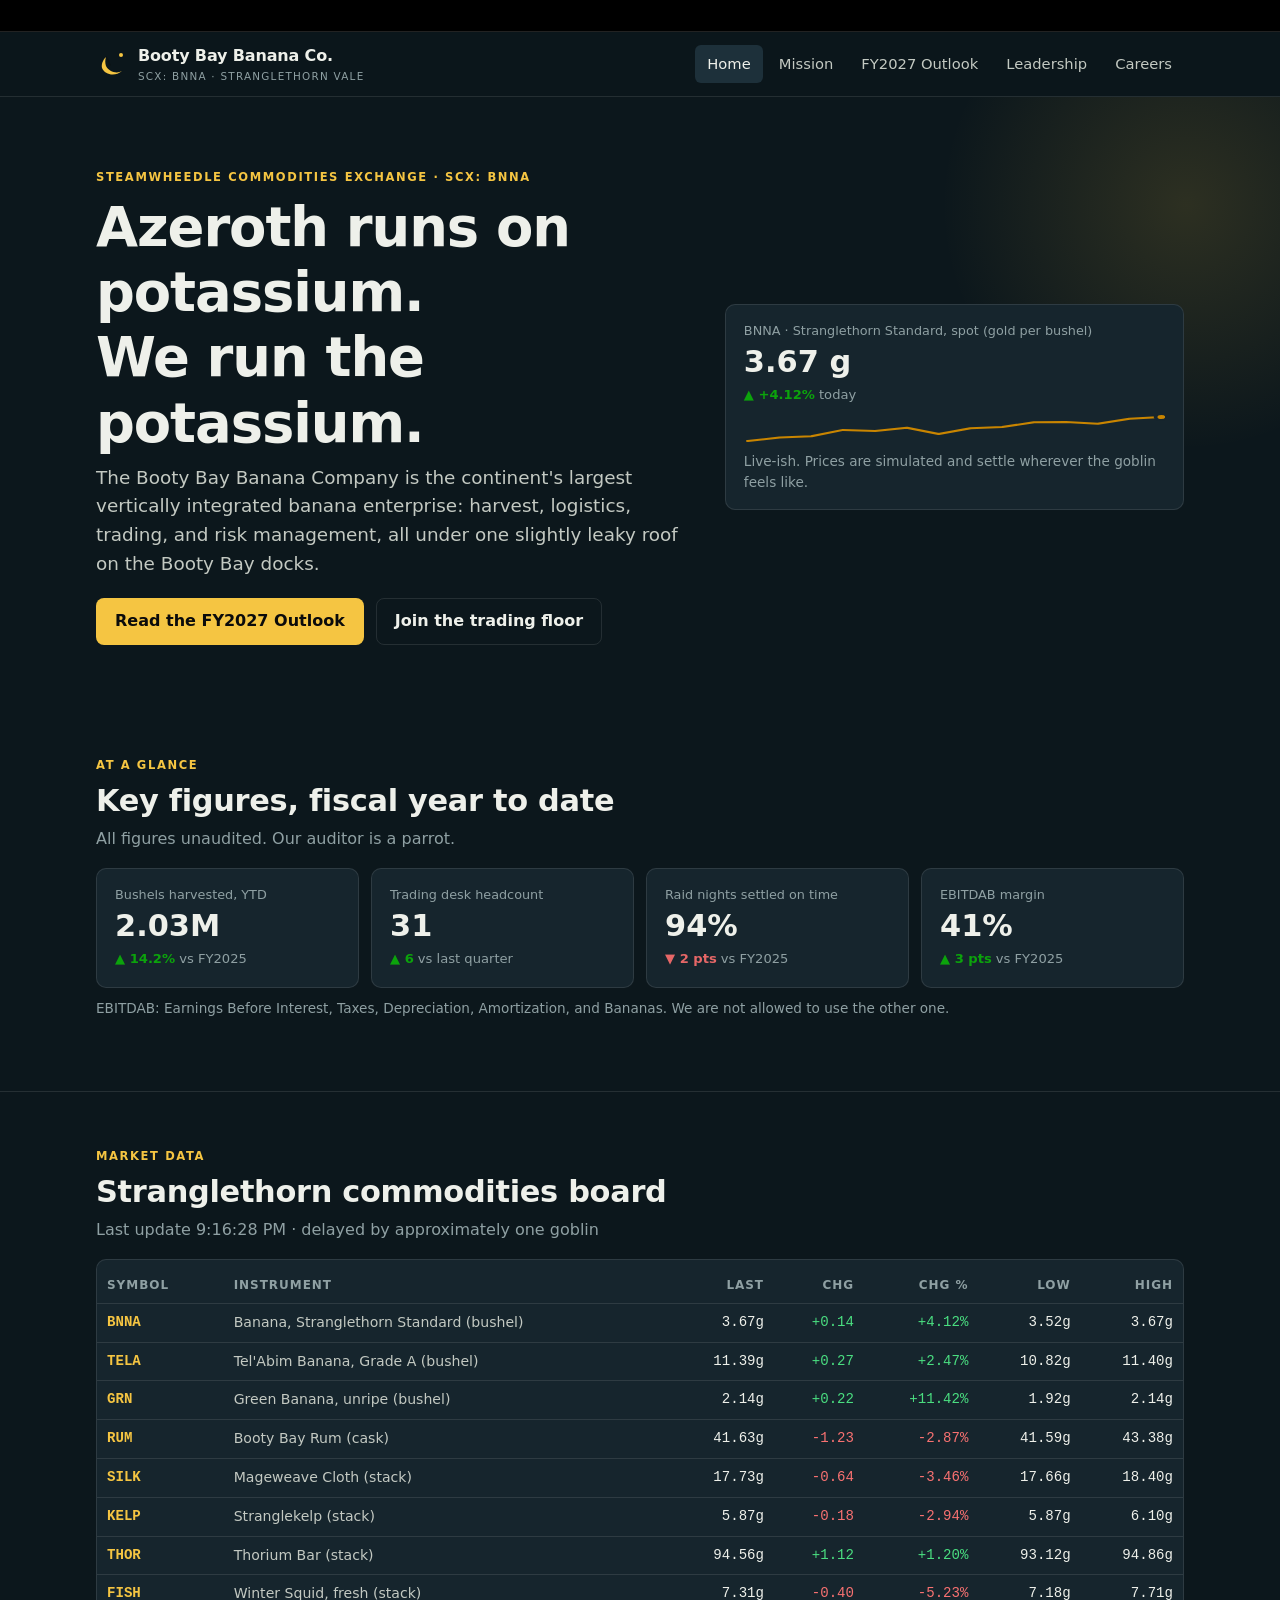
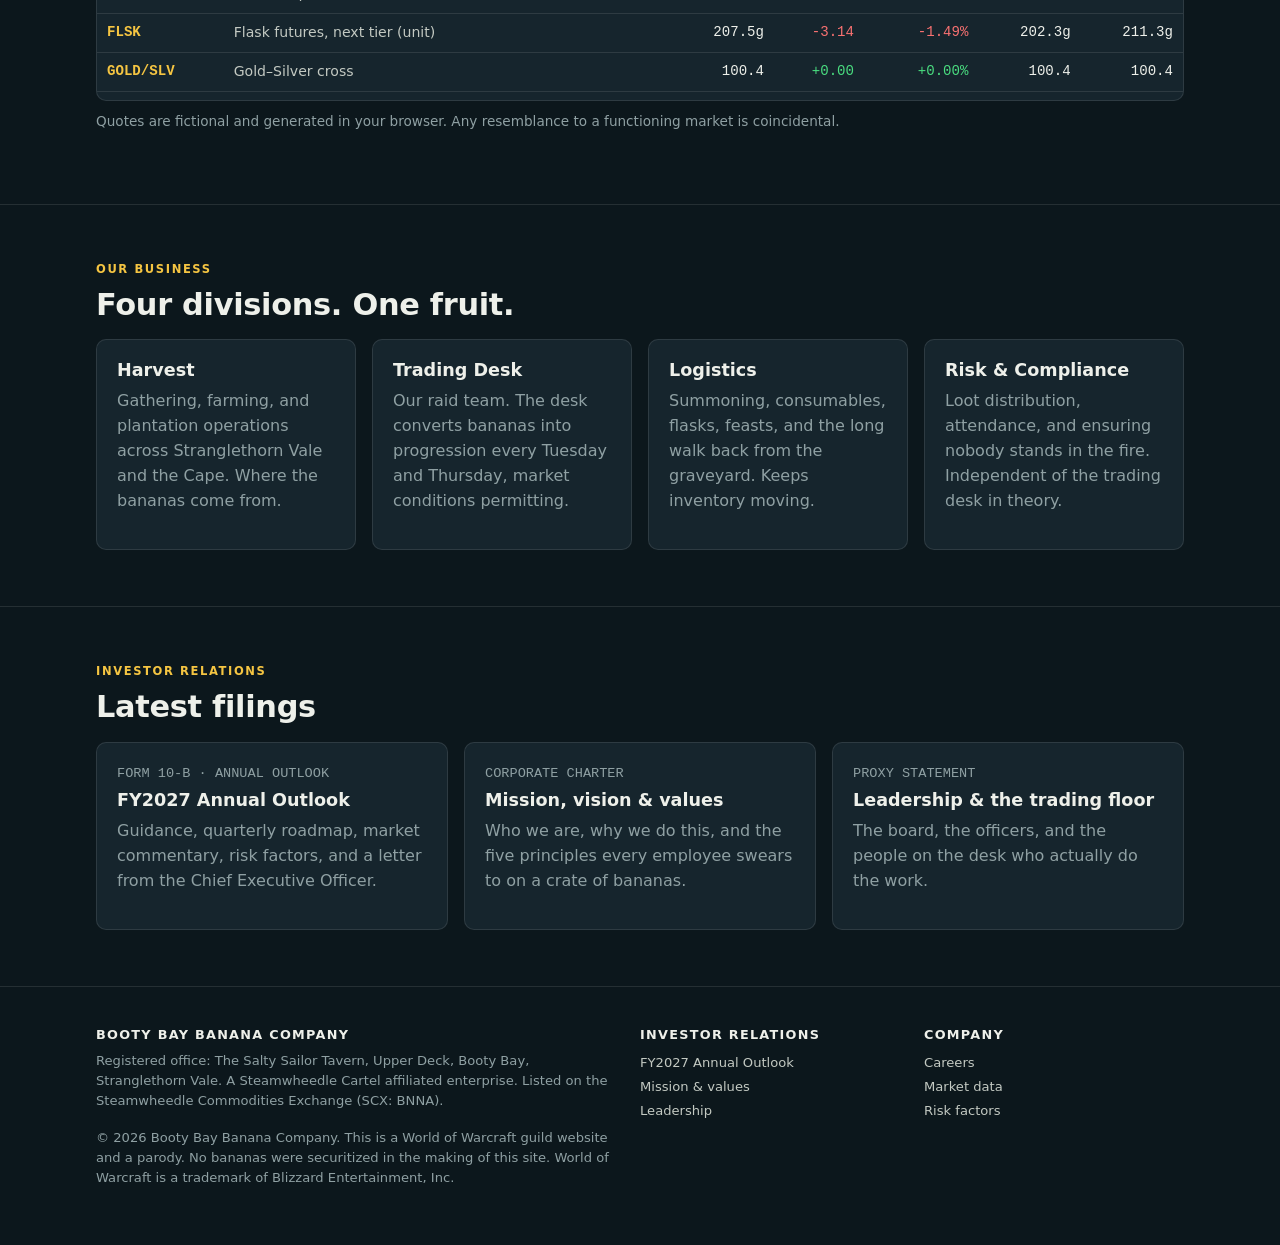
<file: bbbc/index.html>
<!doctype html>
<html lang="en">
<head>
  <meta charset="utf-8">
  <meta name="viewport" content="width=device-width, initial-scale=1">
  <title>Booty Bay Banana Company — Investor Relations</title>
  <meta name="description" content="Azeroth's premier vertically integrated banana commodities enterprise. Headquartered in Booty Bay, Stranglethorn Vale. A World of Warcraft guild.">
  <link rel="icon" href="data:image/svg+xml,%3Csvg xmlns='http://www.w3.org/2000/svg' viewBox='0 0 32 32'%3E%3Cpath d='M6 20c3 7 13 9 20 3-5 3-13 1-16-5-1-3-1-6 0-9-2 2-5 6-4 11z' fill='%23f5c542'/%3E%3C/svg%3E">
  <link rel="stylesheet" href="assets/style.css">
</head>
<body>
  <div id="site-header"></div>

  <section class="hero">
    <div class="wrap hero-grid">
      <div>
        <div class="eyebrow">Steamwheedle Commodities Exchange · SCX: BNNA</div>
        <h1>Azeroth runs on potassium.<br>We run the potassium.</h1>
        <p class="lede">The Booty Bay Banana Company is the continent's largest vertically integrated banana enterprise: harvest, logistics, trading, and risk management, all under one slightly leaky roof on the Booty Bay docks.</p>
        <div class="btn-row">
          <a class="btn" href="forecast-2027.html">Read the FY2027 Outlook</a>
          <a class="btn ghost" href="careers.html">Join the trading floor</a>
        </div>
      </div>
      <div class="tile" id="hero-price">
        <div class="label">BNNA · Stranglethorn Standard, spot (gold per bushel)</div>
        <div class="value">—</div>
        <div class="delta">—</div>
        <div class="spark"></div>
        <div class="small muted" style="margin-top:8px">Live-ish. Prices are simulated and settle wherever the goblin feels like.</div>
      </div>
    </div>
  </section>

  <section class="section">
    <div class="wrap">
      <div class="eyebrow">At a glance</div>
      <h2>Key figures, fiscal year to date</h2>
      <p class="muted">All figures unaudited. Our auditor is a parrot.</p>
      <div class="tiles">
        <div class="tile"><div class="label">Bushels harvested, YTD</div><div class="value">2.03M</div><div class="delta up">▲ 14.2% <span class="vs">vs FY2025</span></div></div>
        <div class="tile"><div class="label">Trading desk headcount</div><div class="value">31</div><div class="delta up">▲ 6 <span class="vs">vs last quarter</span></div></div>
        <div class="tile"><div class="label">Raid nights settled on time</div><div class="value">94%</div><div class="delta down">▼ 2 pts <span class="vs">vs FY2025</span></div></div>
        <div class="tile"><div class="label">EBITDAB margin</div><div class="value">41%</div><div class="delta up">▲ 3 pts <span class="vs">vs FY2025</span></div></div>
      </div>
      <p class="small muted" style="margin-top:10px">EBITDAB: Earnings Before Interest, Taxes, Depreciation, Amortization, and Bananas. We are not allowed to use the other one.</p>
    </div>
  </section>

  <section class="section" id="market">
    <div class="wrap">
      <div class="eyebrow">Market data</div>
      <h2>Stranglethorn commodities board</h2>
      <p class="muted" id="quote-stamp">Loading quotes from the Booty Bay dock price board…</p>
      <div class="quotes quotes-wrap card" style="padding:8px 0">
        <table>
          <thead><tr><th>Symbol</th><th>Instrument</th><th>Last</th><th>Chg</th><th>Chg %</th><th>Low</th><th>High</th></tr></thead>
          <tbody id="quote-rows"></tbody>
        </table>
      </div>
      <p class="small muted" style="margin-top:10px">Quotes are fictional and generated in your browser. Any resemblance to a functioning market is coincidental.</p>
    </div>
  </section>

  <section class="section">
    <div class="wrap">
      <div class="eyebrow">Our business</div>
      <h2>Four divisions. One fruit.</h2>
      <div class="grid grid-4" style="margin-top:16px">
        <div class="card"><h3>Harvest</h3><p class="muted">Gathering, farming, and plantation operations across Stranglethorn Vale and the Cape. Where the bananas come from.</p></div>
        <div class="card"><h3>Trading Desk</h3><p class="muted">Our raid team. The desk converts bananas into progression every Tuesday and Thursday, market conditions permitting.</p></div>
        <div class="card"><h3>Logistics</h3><p class="muted">Summoning, consumables, flasks, feasts, and the long walk back from the graveyard. Keeps inventory moving.</p></div>
        <div class="card"><h3>Risk &amp; Compliance</h3><p class="muted">Loot distribution, attendance, and ensuring nobody stands in the fire. Independent of the trading desk in theory.</p></div>
      </div>
    </div>
  </section>

  <section class="section">
    <div class="wrap">
      <div class="eyebrow">Investor relations</div>
      <h2>Latest filings</h2>
      <div class="grid grid-3" style="margin-top:16px">
        <a class="card" href="forecast-2027.html" style="text-decoration:none;color:inherit">
          <div class="small mono muted">FORM 10-B · ANNUAL OUTLOOK</div>
          <h3 style="margin-top:6px">FY2027 Annual Outlook</h3>
          <p class="muted">Guidance, quarterly roadmap, market commentary, risk factors, and a letter from the Chief Executive Officer.</p>
        </a>
        <a class="card" href="mission.html" style="text-decoration:none;color:inherit">
          <div class="small mono muted">CORPORATE CHARTER</div>
          <h3 style="margin-top:6px">Mission, vision &amp; values</h3>
          <p class="muted">Who we are, why we do this, and the five principles every employee swears to on a crate of bananas.</p>
        </a>
        <a class="card" href="roster.html" style="text-decoration:none;color:inherit">
          <div class="small mono muted">PROXY STATEMENT</div>
          <h3 style="margin-top:6px">Leadership &amp; the trading floor</h3>
          <p class="muted">The board, the officers, and the people on the desk who actually do the work.</p>
        </a>
      </div>
    </div>
  </section>

  <div id="site-footer"></div>
  <script src="assets/site.js"></script>
</body>
</html>
</file>
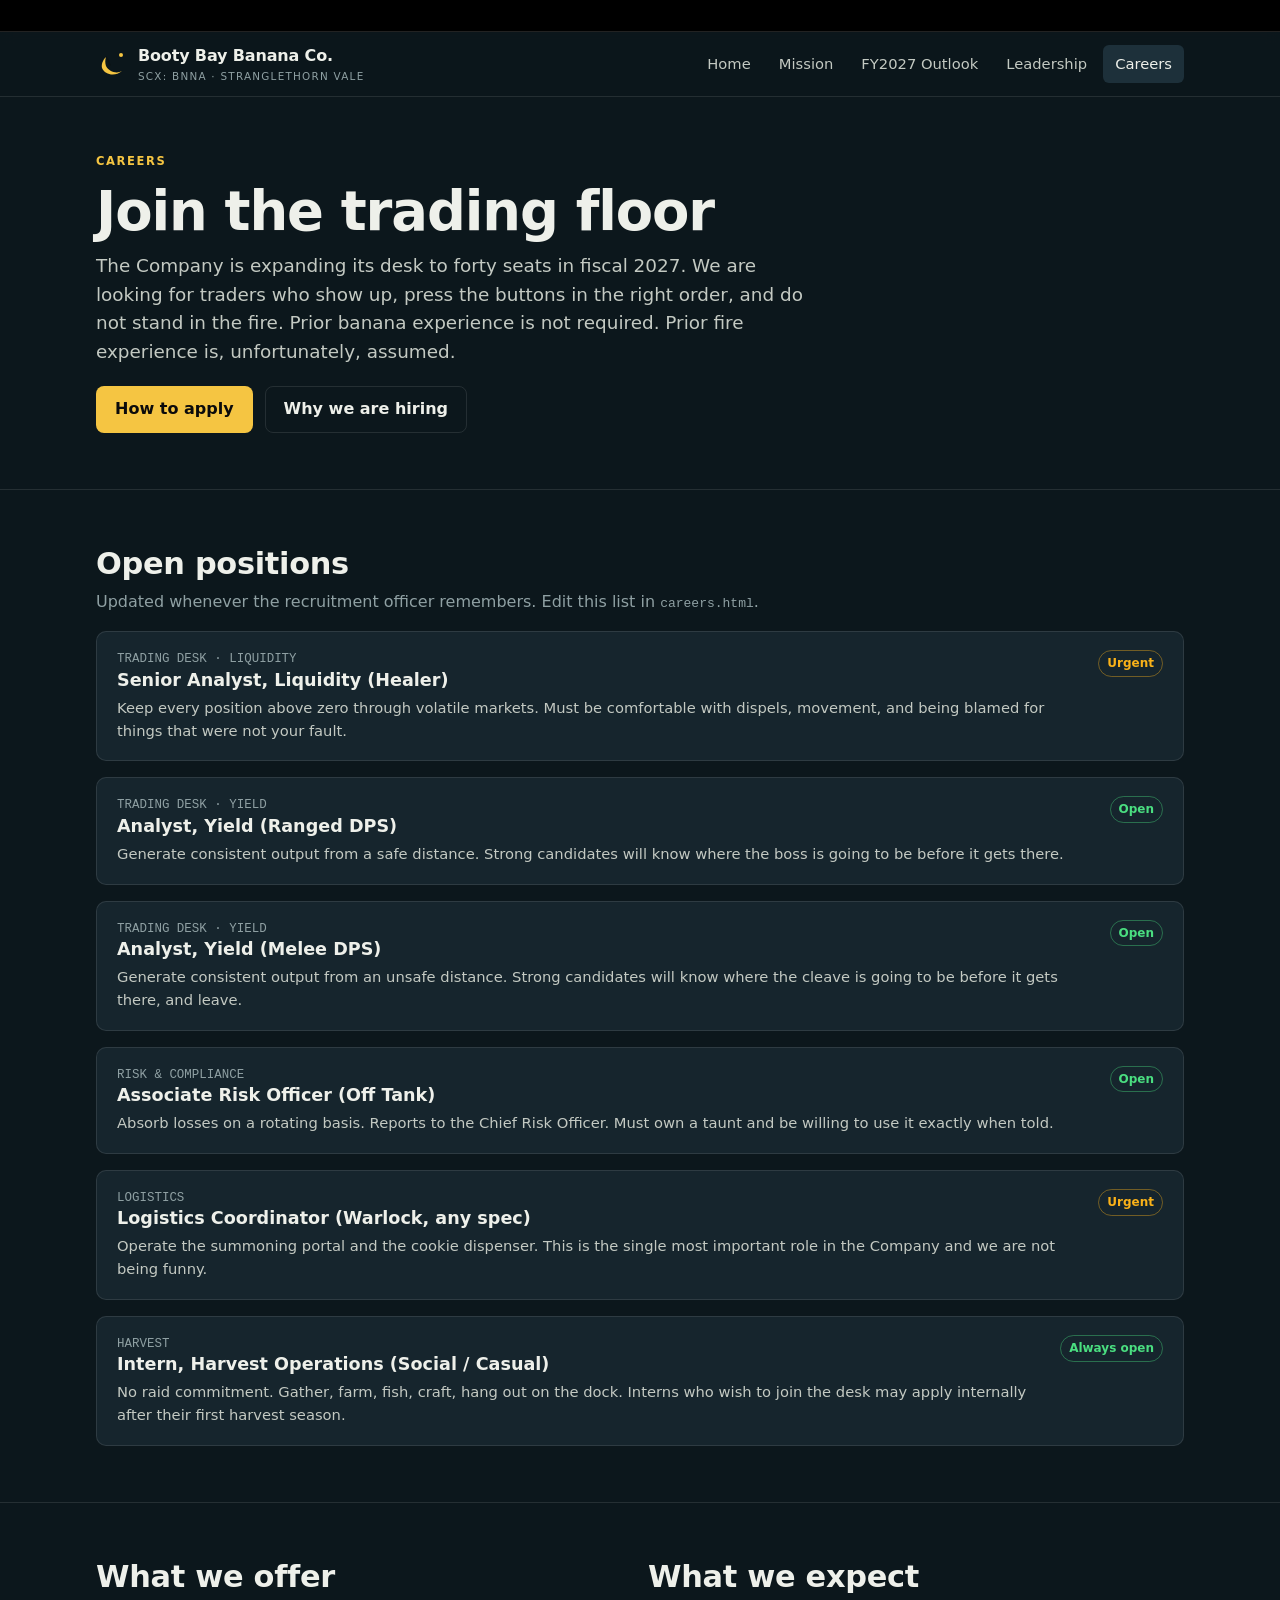
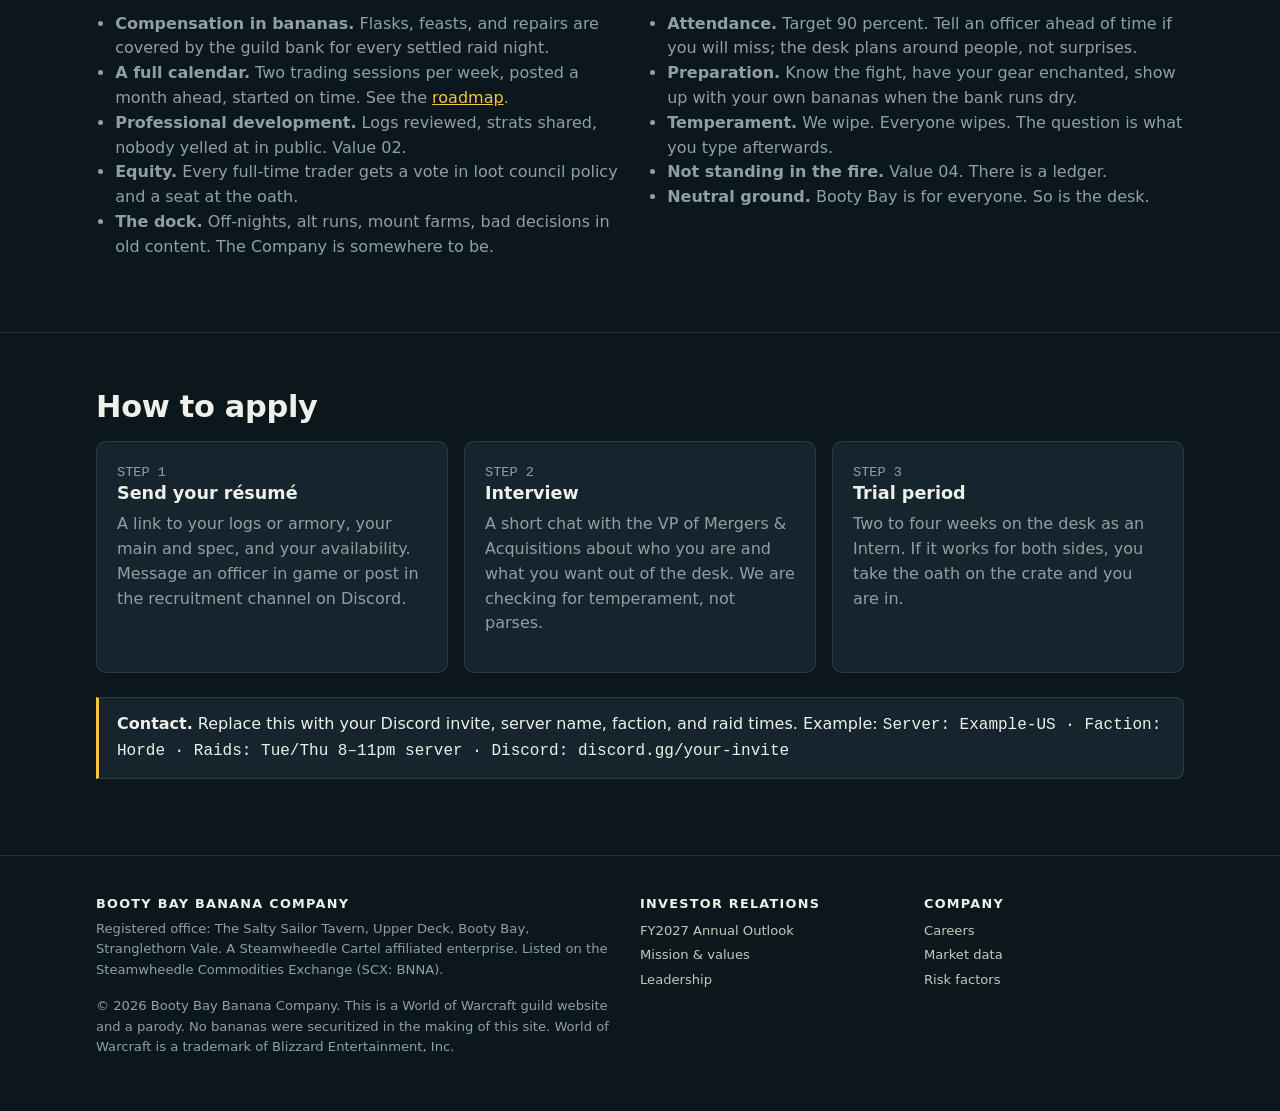
<file: bbbc/careers.html>
<!doctype html>
<html lang="en">
<head>
  <meta charset="utf-8">
  <meta name="viewport" content="width=device-width, initial-scale=1">
  <title>Careers — Booty Bay Banana Company</title>
  <meta name="description" content="Open positions on the trading desk of the Booty Bay Banana Company. Compensation in bananas. Apply via Discord.">
  <link rel="icon" href="data:image/svg+xml,%3Csvg xmlns='http://www.w3.org/2000/svg' viewBox='0 0 32 32'%3E%3Cpath d='M6 20c3 7 13 9 20 3-5 3-13 1-16-5-1-3-1-6 0-9-2 2-5 6-4 11z' fill='%23f5c542'/%3E%3C/svg%3E">
  <link rel="stylesheet" href="assets/style.css">
</head>
<body>
  <div id="site-header"></div>

  <section class="section">
    <div class="wrap">
      <div class="eyebrow">Careers</div>
      <h1>Join the trading floor</h1>
      <p class="lede">The Company is expanding its desk to forty seats in fiscal 2027. We are looking for traders who show up, press the buttons in the right order, and do not stand in the fire. Prior banana experience is not required. Prior fire experience is, unfortunately, assumed.</p>
      <div class="btn-row">
        <a class="btn" href="#apply">How to apply</a>
        <a class="btn ghost" href="forecast-2027.html">Why we are hiring</a>
      </div>
    </div>
  </section>

  <section class="section">
    <div class="wrap">
      <h2>Open positions</h2>
      <p class="muted">Updated whenever the recruitment officer remembers. Edit this list in <code>careers.html</code>.</p>
      <div class="grid" style="margin-top:16px">
        <div class="job"><div><div class="dept">TRADING DESK · LIQUIDITY</div><h3>Senior Analyst, Liquidity (Healer)</h3><p>Keep every position above zero through volatile markets. Must be comfortable with dispels, movement, and being blamed for things that were not your fault.</p></div><span class="status urgent">Urgent</span></div>
        <div class="job"><div><div class="dept">TRADING DESK · YIELD</div><h3>Analyst, Yield (Ranged DPS)</h3><p>Generate consistent output from a safe distance. Strong candidates will know where the boss is going to be before it gets there.</p></div><span class="status open">Open</span></div>
        <div class="job"><div><div class="dept">TRADING DESK · YIELD</div><h3>Analyst, Yield (Melee DPS)</h3><p>Generate consistent output from an unsafe distance. Strong candidates will know where the cleave is going to be before it gets there, and leave.</p></div><span class="status open">Open</span></div>
        <div class="job"><div><div class="dept">RISK &amp; COMPLIANCE</div><h3>Associate Risk Officer (Off Tank)</h3><p>Absorb losses on a rotating basis. Reports to the Chief Risk Officer. Must own a taunt and be willing to use it exactly when told.</p></div><span class="status open">Open</span></div>
        <div class="job"><div><div class="dept">LOGISTICS</div><h3>Logistics Coordinator (Warlock, any spec)</h3><p>Operate the summoning portal and the cookie dispenser. This is the single most important role in the Company and we are not being funny.</p></div><span class="status urgent">Urgent</span></div>
        <div class="job"><div><div class="dept">HARVEST</div><h3>Intern, Harvest Operations (Social / Casual)</h3><p>No raid commitment. Gather, farm, fish, craft, hang out on the dock. Interns who wish to join the desk may apply internally after their first harvest season.</p></div><span class="status open">Always open</span></div>
      </div>
    </div>
  </section>

  <section class="section">
    <div class="wrap grid grid-2">
      <div>
        <h2>What we offer</h2>
        <ul class="muted" style="padding-left:1.2rem">
          <li><strong>Compensation in bananas.</strong> Flasks, feasts, and repairs are covered by the guild bank for every settled raid night.</li>
          <li><strong>A full calendar.</strong> Two trading sessions per week, posted a month ahead, started on time. See the <a href="forecast-2027.html#roadmap">roadmap</a>.</li>
          <li><strong>Professional development.</strong> Logs reviewed, strats shared, nobody yelled at in public. Value 02.</li>
          <li><strong>Equity.</strong> Every full-time trader gets a vote in loot council policy and a seat at the oath.</li>
          <li><strong>The dock.</strong> Off-nights, alt runs, mount farms, bad decisions in old content. The Company is somewhere to be.</li>
        </ul>
      </div>
      <div>
        <h2>What we expect</h2>
        <ul class="muted" style="padding-left:1.2rem">
          <li><strong>Attendance.</strong> Target 90 percent. Tell an officer ahead of time if you will miss; the desk plans around people, not surprises.</li>
          <li><strong>Preparation.</strong> Know the fight, have your gear enchanted, show up with your own bananas when the bank runs dry.</li>
          <li><strong>Temperament.</strong> We wipe. Everyone wipes. The question is what you type afterwards.</li>
          <li><strong>Not standing in the fire.</strong> Value 04. There is a ledger.</li>
          <li><strong>Neutral ground.</strong> Booty Bay is for everyone. So is the desk.</li>
        </ul>
      </div>
    </div>
  </section>

  <section class="section" id="apply">
    <div class="wrap">
      <h2>How to apply</h2>
      <div class="grid grid-3" style="margin-top:16px">
        <div class="card"><div class="small mono muted">STEP 1</div><h3>Send your résumé</h3><p class="muted">A link to your logs or armory, your main and spec, and your availability. Message an officer in game or post in the recruitment channel on Discord.</p></div>
        <div class="card"><div class="small mono muted">STEP 2</div><h3>Interview</h3><p class="muted">A short chat with the VP of Mergers &amp; Acquisitions about who you are and what you want out of the desk. We are checking for temperament, not parses.</p></div>
        <div class="card"><div class="small mono muted">STEP 3</div><h3>Trial period</h3><p class="muted">Two to four weeks on the desk as an Intern. If it works for both sides, you take the oath on the crate and you are in.</p></div>
      </div>
      <div class="callout" style="margin-top:24px">
        <strong>Contact.</strong> Replace this with your Discord invite, server name, faction, and raid times. Example: <span class="mono">Server: Example-US · Faction: Horde · Raids: Tue/Thu 8–11pm server · Discord: discord.gg/your-invite</span>
      </div>
    </div>
  </section>

  <div id="site-footer"></div>
  <script src="assets/site.js"></script>
</body>
</html>
</file>
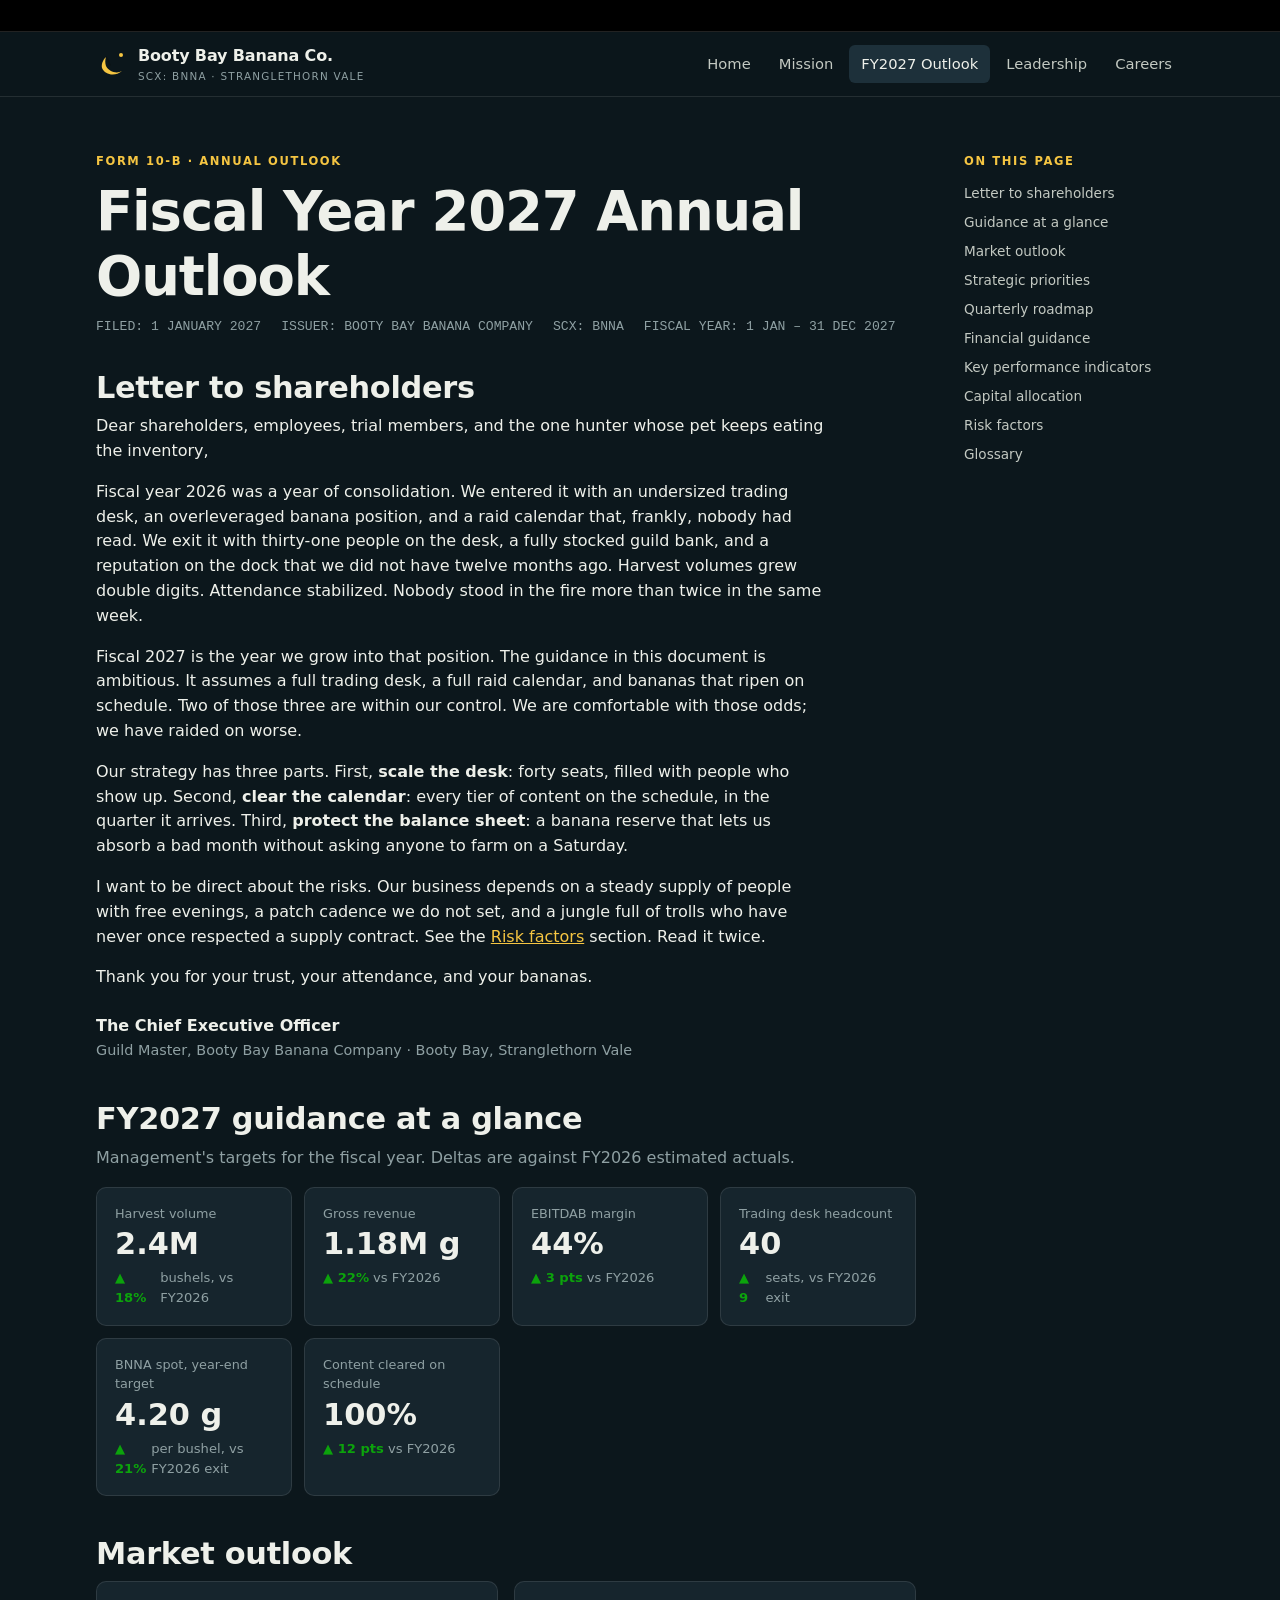
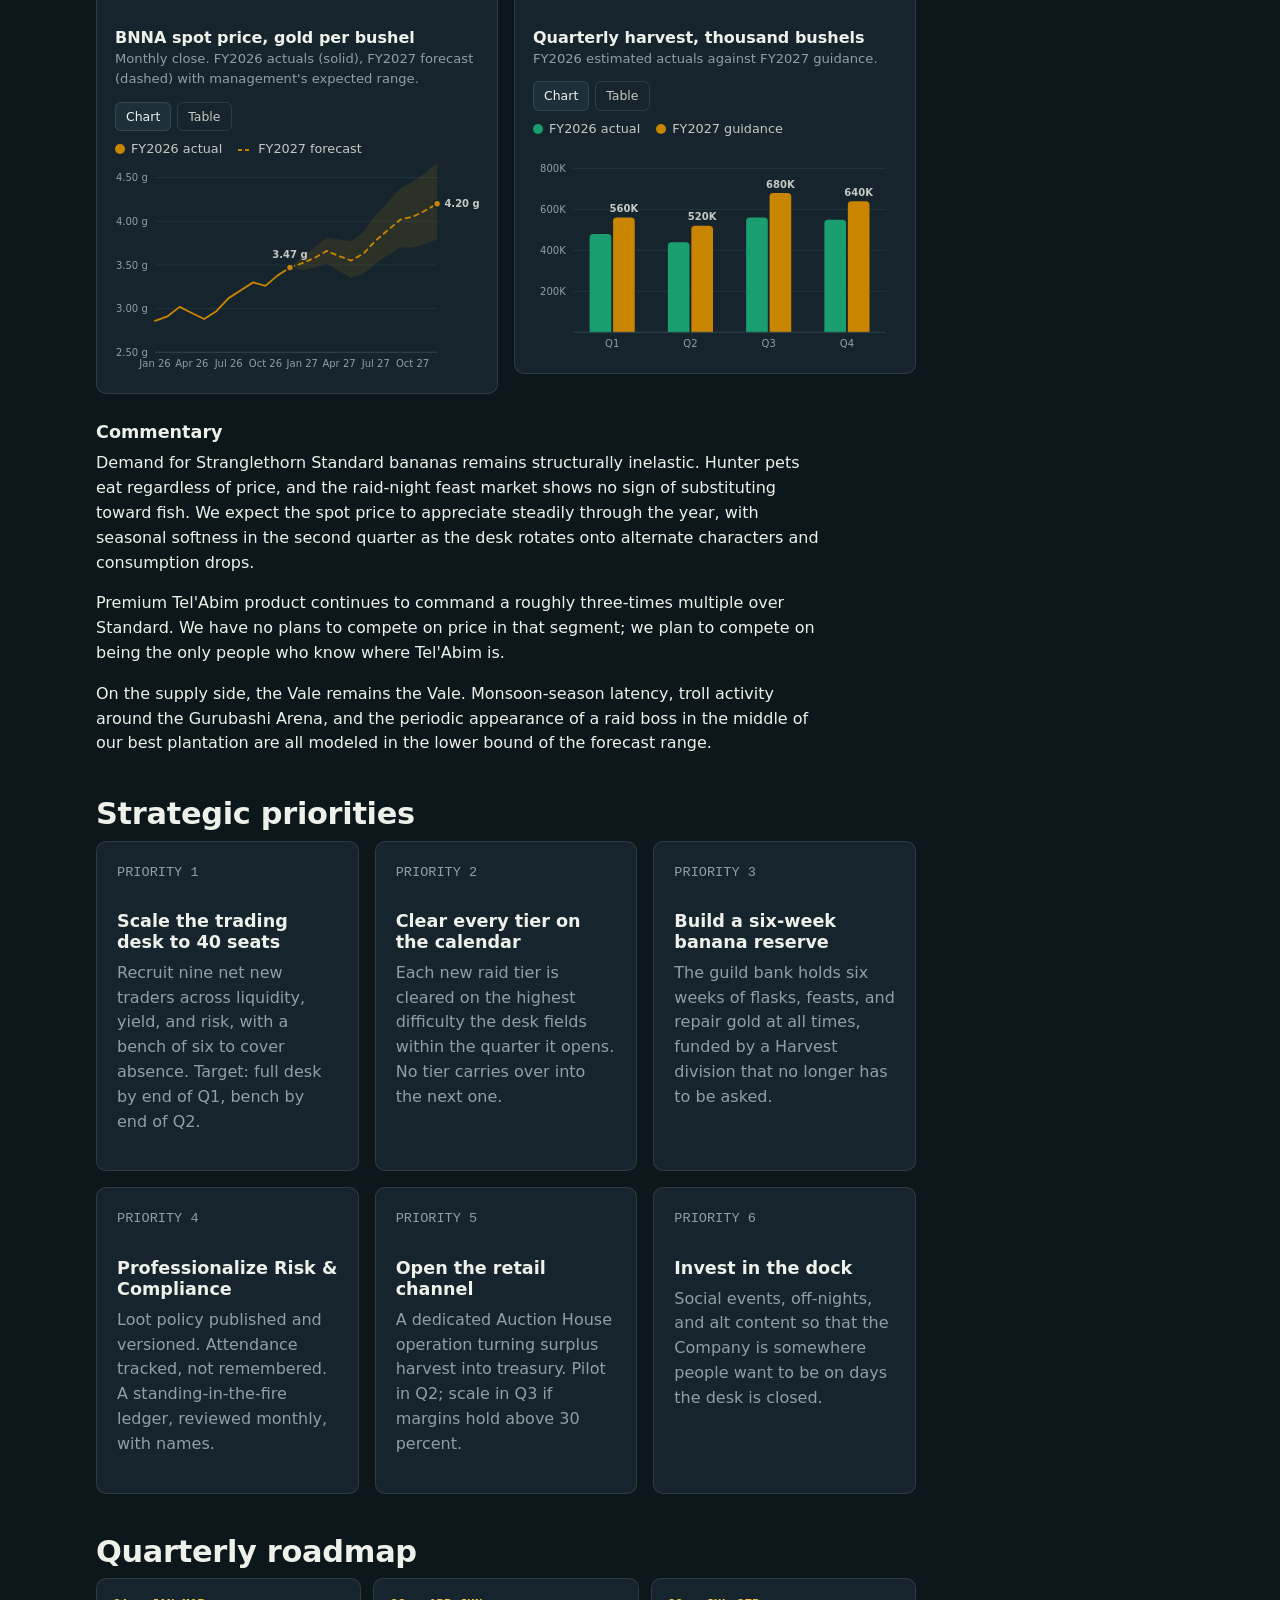
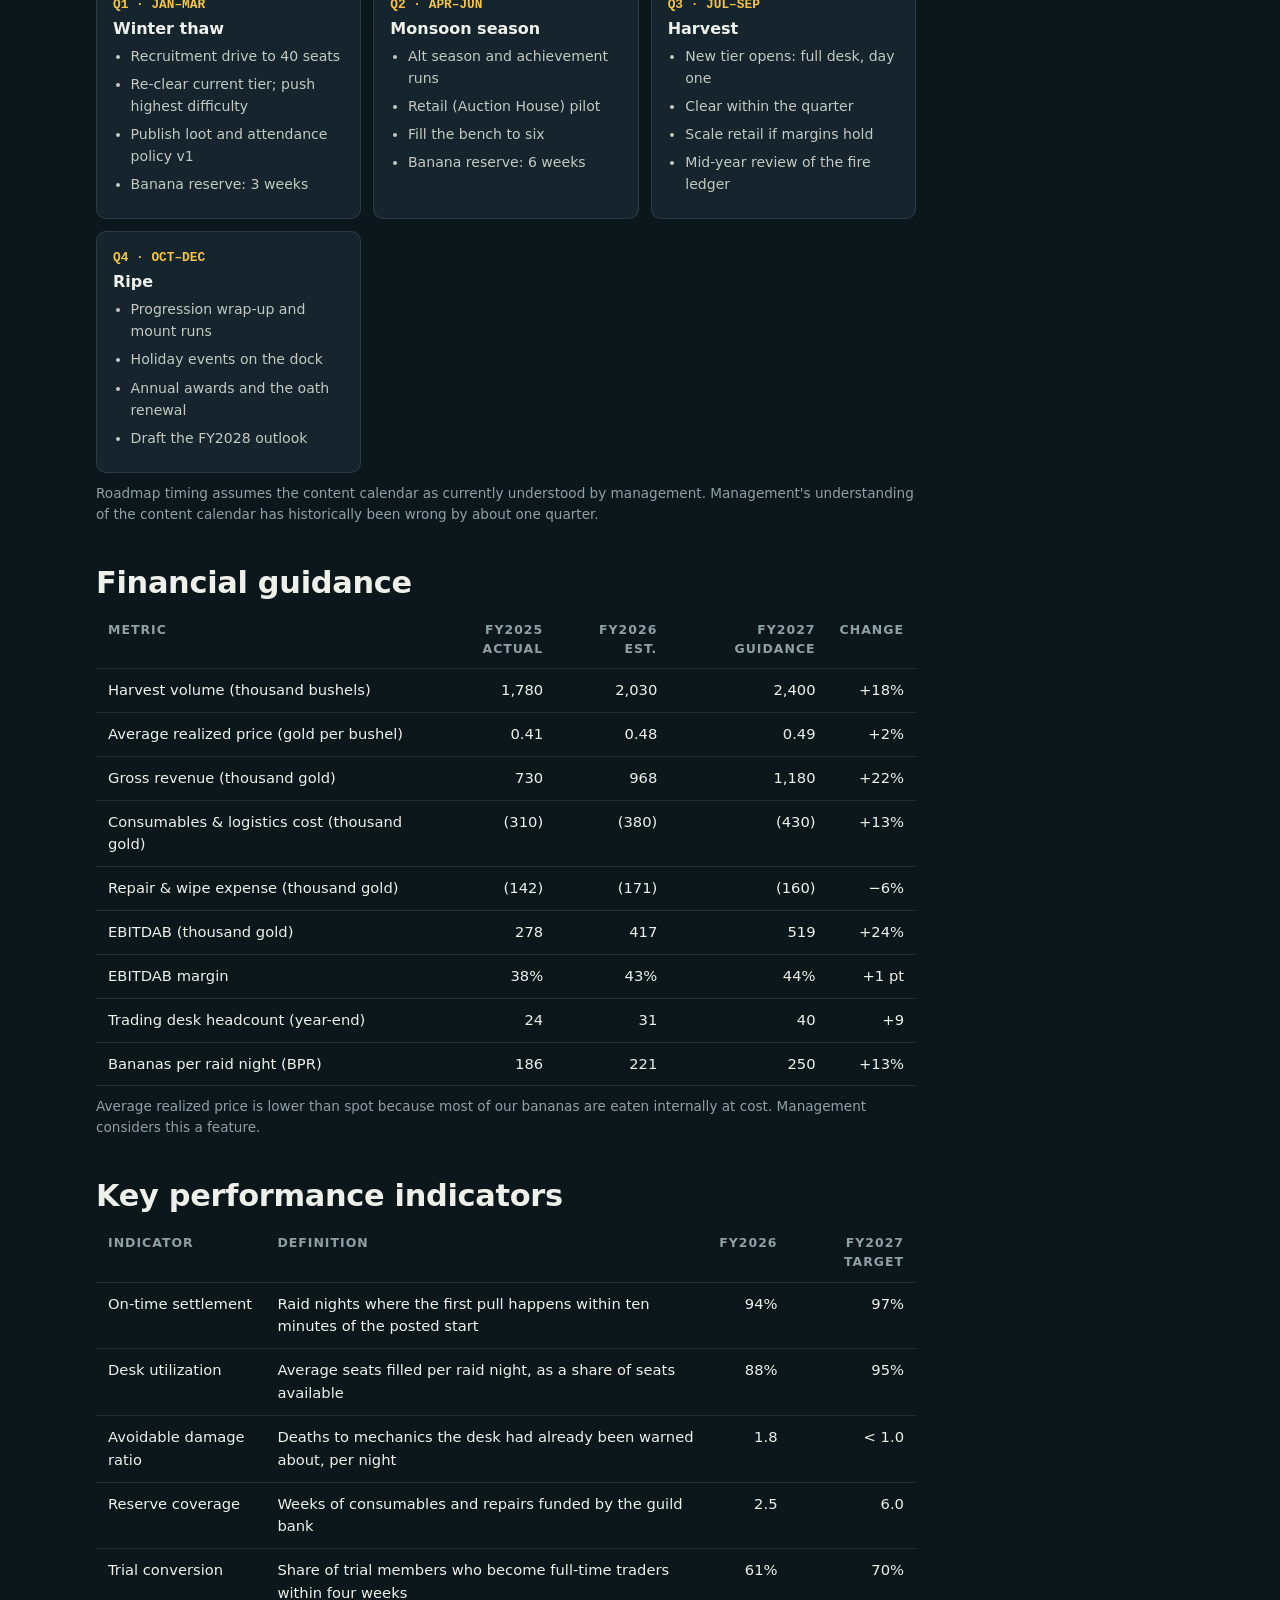
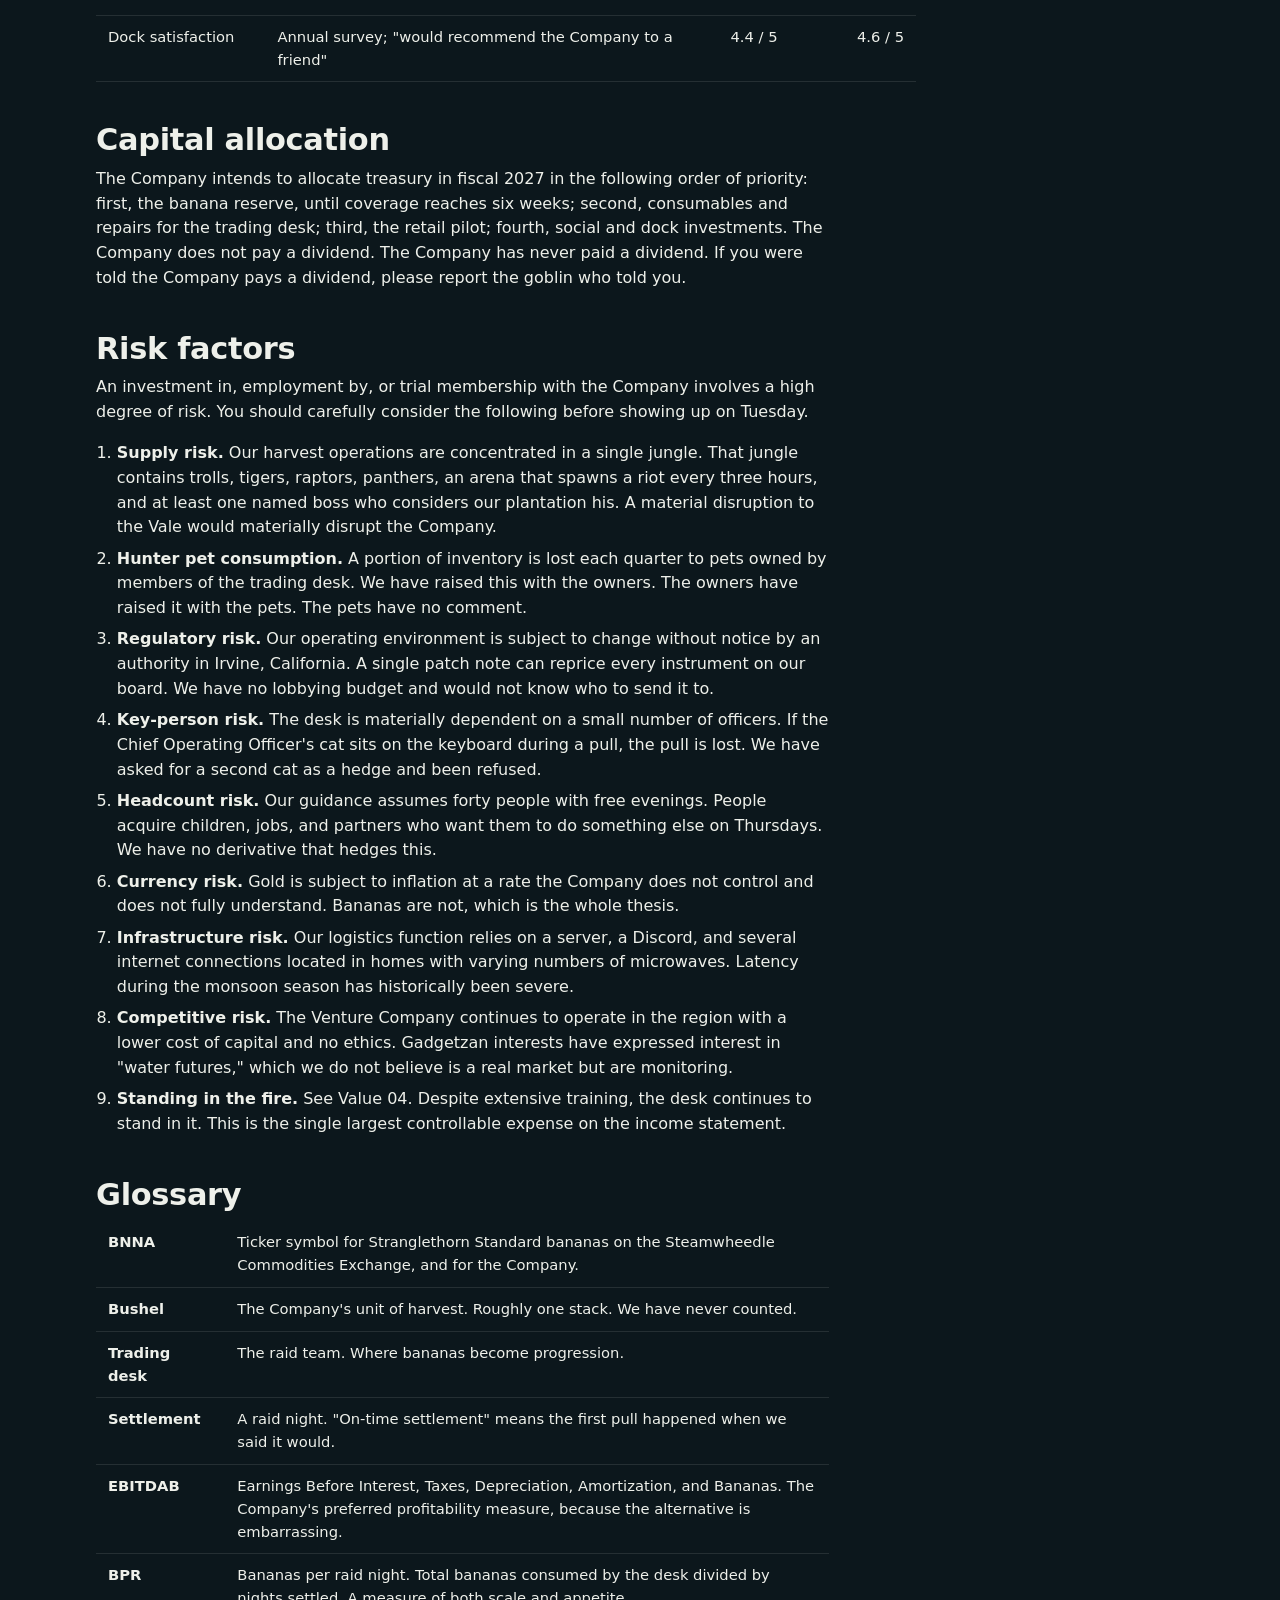
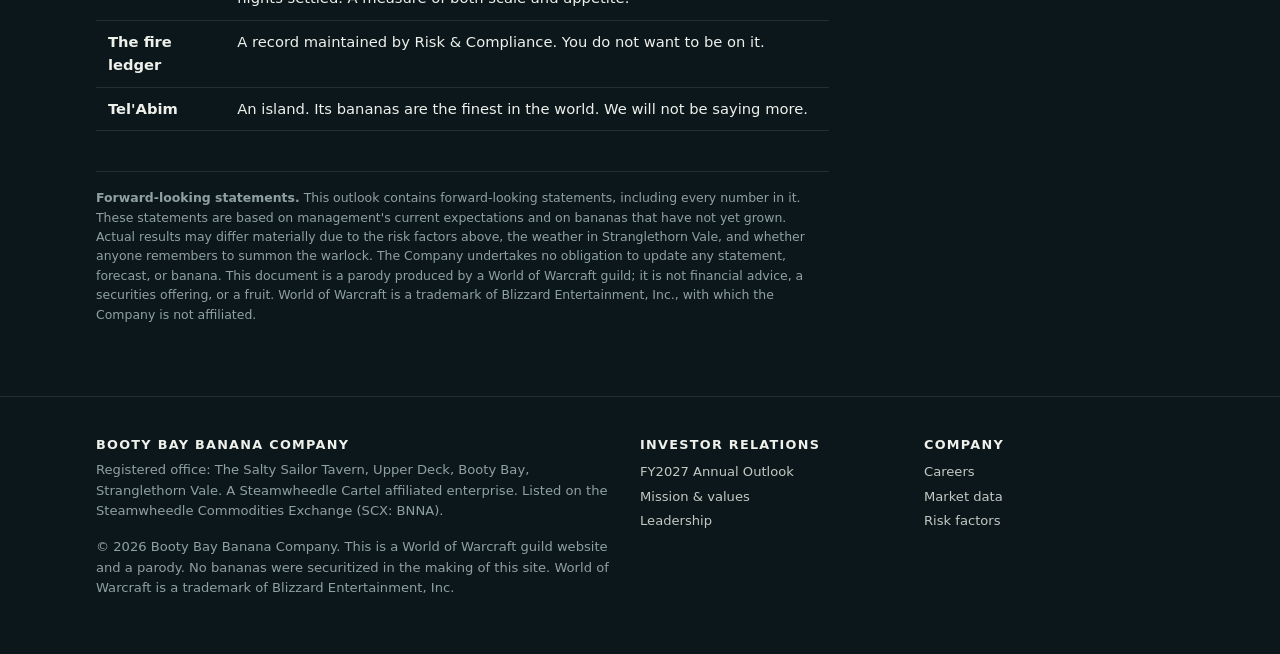
<file: bbbc/forecast-2027.html>
<!doctype html>
<html lang="en">
<head>
  <meta charset="utf-8">
  <meta name="viewport" content="width=device-width, initial-scale=1">
  <title>FY2027 Annual Outlook — Booty Bay Banana Company</title>
  <meta name="description" content="Fiscal year 2027 guidance, quarterly roadmap, market commentary, and risk factors for the Booty Bay Banana Company, Azeroth's leading banana commodities enterprise.">
  <link rel="icon" href="data:image/svg+xml,%3Csvg xmlns='http://www.w3.org/2000/svg' viewBox='0 0 32 32'%3E%3Cpath d='M6 20c3 7 13 9 20 3-5 3-13 1-16-5-1-3-1-6 0-9-2 2-5 6-4 11z' fill='%23f5c542'/%3E%3C/svg%3E">
  <link rel="stylesheet" href="assets/style.css">
</head>
<body>
  <div id="site-header"></div>

  <section class="section">
    <div class="wrap doc-layout">
      <article class="doc" style="max-width:none">
        <div class="eyebrow">Form 10-B · Annual outlook</div>
        <h1>Fiscal Year 2027 Annual Outlook</h1>
        <div class="doc-meta"><span>FILED: 1 JANUARY 2027</span><span>ISSUER: BOOTY BAY BANANA COMPANY</span><span>SCX: BNNA</span><span>FISCAL YEAR: 1 JAN – 31 DEC 2027</span></div>

        <div style="max-width:72ch">
          <h2 id="letter" style="margin-top:0">Letter to shareholders</h2>
          <p>Dear shareholders, employees, trial members, and the one hunter whose pet keeps eating the inventory,</p>
          <p>Fiscal year 2026 was a year of consolidation. We entered it with an undersized trading desk, an overleveraged banana position, and a raid calendar that, frankly, nobody had read. We exit it with thirty-one people on the desk, a fully stocked guild bank, and a reputation on the dock that we did not have twelve months ago. Harvest volumes grew double digits. Attendance stabilized. Nobody stood in the fire more than twice in the same week.</p>
          <p>Fiscal 2027 is the year we grow into that position. The guidance in this document is ambitious. It assumes a full trading desk, a full raid calendar, and bananas that ripen on schedule. Two of those three are within our control. We are comfortable with those odds; we have raided on worse.</p>
          <p>Our strategy has three parts. First, <strong>scale the desk</strong>: forty seats, filled with people who show up. Second, <strong>clear the calendar</strong>: every tier of content on the schedule, in the quarter it arrives. Third, <strong>protect the balance sheet</strong>: a banana reserve that lets us absorb a bad month without asking anyone to farm on a Saturday.</p>
          <p>I want to be direct about the risks. Our business depends on a steady supply of people with free evenings, a patch cadence we do not set, and a jungle full of trolls who have never once respected a supply contract. See the <a href="#risks">Risk factors</a> section. Read it twice.</p>
          <p>Thank you for your trust, your attendance, and your bananas.</p>
          <div class="sig">
            <div class="name">The Chief Executive Officer</div>
            <div class="title">Guild Master, Booty Bay Banana Company · Booty Bay, Stranglethorn Vale</div>
          </div>
        </div>

        <h2 id="guidance">FY2027 guidance at a glance</h2>
        <p class="muted">Management's targets for the fiscal year. Deltas are against FY2026 estimated actuals.</p>
        <div class="tiles">
          <div class="tile"><div class="label">Harvest volume</div><div class="value">2.4M</div><div class="delta up">▲ 18% <span class="vs">bushels, vs FY2026</span></div></div>
          <div class="tile"><div class="label">Gross revenue</div><div class="value">1.18M g</div><div class="delta up">▲ 22% <span class="vs">vs FY2026</span></div></div>
          <div class="tile"><div class="label">EBITDAB margin</div><div class="value">44%</div><div class="delta up">▲ 3 pts <span class="vs">vs FY2026</span></div></div>
          <div class="tile"><div class="label">Trading desk headcount</div><div class="value">40</div><div class="delta up">▲ 9 <span class="vs">seats, vs FY2026 exit</span></div></div>
          <div class="tile"><div class="label">BNNA spot, year-end target</div><div class="value">4.20 g</div><div class="delta up">▲ 21% <span class="vs">per bushel, vs FY2026 exit</span></div></div>
          <div class="tile"><div class="label">Content cleared on schedule</div><div class="value">100%</div><div class="delta up">▲ 12 pts <span class="vs">vs FY2026</span></div></div>
        </div>

        <h2 id="market">Market outlook</h2>
        <div class="grid grid-2" style="align-items:start">
          <div class="chart-card" id="chart-price">
            <div class="chart-head">
              <div><h3>BNNA spot price, gold per bushel</h3><p class="sub">Monthly close. FY2026 actuals (solid), FY2027 forecast (dashed) with management's expected range.</p></div>
              <div class="chart-tools" role="group" aria-label="View"><button data-view="chart" aria-pressed="true">Chart</button><button data-view="table" aria-pressed="false">Table</button></div>
            </div>
            <div class="legend"><span style="--c:var(--series-1)">FY2026 actual</span><span class="dashed" style="--c:var(--series-1)">FY2027 forecast</span></div>
            <div class="chart-body"></div>
            <div class="chart-table"></div>
          </div>
          <div class="chart-card" id="chart-harvest">
            <div class="chart-head">
              <div><h3>Quarterly harvest, thousand bushels</h3><p class="sub">FY2026 estimated actuals against FY2027 guidance.</p></div>
              <div class="chart-tools" role="group" aria-label="View"><button data-view="chart" aria-pressed="true">Chart</button><button data-view="table" aria-pressed="false">Table</button></div>
            </div>
            <div class="legend"><span style="--c:var(--series-2)">FY2026 actual</span><span style="--c:var(--series-1)">FY2027 guidance</span></div>
            <div class="chart-body"></div>
            <div class="chart-table"></div>
          </div>
        </div>
        <div style="max-width:72ch">
          <h3>Commentary</h3>
          <p>Demand for Stranglethorn Standard bananas remains structurally inelastic. Hunter pets eat regardless of price, and the raid-night feast market shows no sign of substituting toward fish. We expect the spot price to appreciate steadily through the year, with seasonal softness in the second quarter as the desk rotates onto alternate characters and consumption drops.</p>
          <p>Premium Tel'Abim product continues to command a roughly three-times multiple over Standard. We have no plans to compete on price in that segment; we plan to compete on being the only people who know where Tel'Abim is.</p>
          <p>On the supply side, the Vale remains the Vale. Monsoon-season latency, troll activity around the Gurubashi Arena, and the periodic appearance of a raid boss in the middle of our best plantation are all modeled in the lower bound of the forecast range.</p>
        </div>

        <h2 id="priorities">Strategic priorities</h2>
        <div class="grid grid-3">
          <div class="card"><div class="small mono muted">PRIORITY 1</div><h3>Scale the trading desk to 40 seats</h3><p class="muted">Recruit nine net new traders across liquidity, yield, and risk, with a bench of six to cover absence. Target: full desk by end of Q1, bench by end of Q2.</p></div>
          <div class="card"><div class="small mono muted">PRIORITY 2</div><h3>Clear every tier on the calendar</h3><p class="muted">Each new raid tier is cleared on the highest difficulty the desk fields within the quarter it opens. No tier carries over into the next one.</p></div>
          <div class="card"><div class="small mono muted">PRIORITY 3</div><h3>Build a six-week banana reserve</h3><p class="muted">The guild bank holds six weeks of flasks, feasts, and repair gold at all times, funded by a Harvest division that no longer has to be asked.</p></div>
          <div class="card"><div class="small mono muted">PRIORITY 4</div><h3>Professionalize Risk &amp; Compliance</h3><p class="muted">Loot policy published and versioned. Attendance tracked, not remembered. A standing-in-the-fire ledger, reviewed monthly, with names.</p></div>
          <div class="card"><div class="small mono muted">PRIORITY 5</div><h3>Open the retail channel</h3><p class="muted">A dedicated Auction House operation turning surplus harvest into treasury. Pilot in Q2; scale in Q3 if margins hold above 30 percent.</p></div>
          <div class="card"><div class="small mono muted">PRIORITY 6</div><h3>Invest in the dock</h3><p class="muted">Social events, off-nights, and alt content so that the Company is somewhere people want to be on days the desk is closed.</p></div>
        </div>

        <h2 id="roadmap">Quarterly roadmap</h2>
        <div class="roadmap">
          <div class="q"><div class="qn">Q1 · JAN–MAR</div><h4>Winter thaw</h4><ul><li>Recruitment drive to 40 seats</li><li>Re-clear current tier; push highest difficulty</li><li>Publish loot and attendance policy v1</li><li>Banana reserve: 3 weeks</li></ul></div>
          <div class="q"><div class="qn">Q2 · APR–JUN</div><h4>Monsoon season</h4><ul><li>Alt season and achievement runs</li><li>Retail (Auction House) pilot</li><li>Fill the bench to six</li><li>Banana reserve: 6 weeks</li></ul></div>
          <div class="q"><div class="qn">Q3 · JUL–SEP</div><h4>Harvest</h4><ul><li>New tier opens: full desk, day one</li><li>Clear within the quarter</li><li>Scale retail if margins hold</li><li>Mid-year review of the fire ledger</li></ul></div>
          <div class="q"><div class="qn">Q4 · OCT–DEC</div><h4>Ripe</h4><ul><li>Progression wrap-up and mount runs</li><li>Holiday events on the dock</li><li>Annual awards and the oath renewal</li><li>Draft the FY2028 outlook</li></ul></div>
        </div>
        <p class="small muted" style="margin-top:10px">Roadmap timing assumes the content calendar as currently understood by management. Management's understanding of the content calendar has historically been wrong by about one quarter.</p>

        <h2 id="financials">Financial guidance</h2>
        <div class="table-wrap">
          <table class="data">
            <thead><tr><th>Metric</th><th class="num">FY2025 actual</th><th class="num">FY2026 est.</th><th class="num">FY2027 guidance</th><th class="num">Change</th></tr></thead>
            <tbody>
              <tr><td>Harvest volume (thousand bushels)</td><td class="num">1,780</td><td class="num">2,030</td><td class="num">2,400</td><td class="num">+18%</td></tr>
              <tr><td>Average realized price (gold per bushel)</td><td class="num">0.41</td><td class="num">0.48</td><td class="num">0.49</td><td class="num">+2%</td></tr>
              <tr><td>Gross revenue (thousand gold)</td><td class="num">730</td><td class="num">968</td><td class="num">1,180</td><td class="num">+22%</td></tr>
              <tr><td>Consumables &amp; logistics cost (thousand gold)</td><td class="num">(310)</td><td class="num">(380)</td><td class="num">(430)</td><td class="num">+13%</td></tr>
              <tr><td>Repair &amp; wipe expense (thousand gold)</td><td class="num">(142)</td><td class="num">(171)</td><td class="num">(160)</td><td class="num">−6%</td></tr>
              <tr><td>EBITDAB (thousand gold)</td><td class="num">278</td><td class="num">417</td><td class="num">519</td><td class="num">+24%</td></tr>
              <tr><td>EBITDAB margin</td><td class="num">38%</td><td class="num">43%</td><td class="num">44%</td><td class="num">+1 pt</td></tr>
              <tr><td>Trading desk headcount (year-end)</td><td class="num">24</td><td class="num">31</td><td class="num">40</td><td class="num">+9</td></tr>
              <tr><td>Bananas per raid night (BPR)</td><td class="num">186</td><td class="num">221</td><td class="num">250</td><td class="num">+13%</td></tr>
            </tbody>
          </table>
        </div>
        <p class="small muted" style="margin-top:10px">Average realized price is lower than spot because most of our bananas are eaten internally at cost. Management considers this a feature.</p>

        <h2 id="kpis">Key performance indicators</h2>
        <div class="table-wrap">
          <table class="data">
            <thead><tr><th>Indicator</th><th>Definition</th><th class="num">FY2026</th><th class="num">FY2027 target</th></tr></thead>
            <tbody>
              <tr><td>On-time settlement</td><td>Raid nights where the first pull happens within ten minutes of the posted start</td><td class="num">94%</td><td class="num">97%</td></tr>
              <tr><td>Desk utilization</td><td>Average seats filled per raid night, as a share of seats available</td><td class="num">88%</td><td class="num">95%</td></tr>
              <tr><td>Avoidable damage ratio</td><td>Deaths to mechanics the desk had already been warned about, per night</td><td class="num">1.8</td><td class="num">&lt; 1.0</td></tr>
              <tr><td>Reserve coverage</td><td>Weeks of consumables and repairs funded by the guild bank</td><td class="num">2.5</td><td class="num">6.0</td></tr>
              <tr><td>Trial conversion</td><td>Share of trial members who become full-time traders within four weeks</td><td class="num">61%</td><td class="num">70%</td></tr>
              <tr><td>Dock satisfaction</td><td>Annual survey; "would recommend the Company to a friend"</td><td class="num">4.4 / 5</td><td class="num">4.6 / 5</td></tr>
            </tbody>
          </table>
        </div>

        <div style="max-width:72ch">
          <h2 id="capital">Capital allocation</h2>
          <p>The Company intends to allocate treasury in fiscal 2027 in the following order of priority: first, the banana reserve, until coverage reaches six weeks; second, consumables and repairs for the trading desk; third, the retail pilot; fourth, social and dock investments. The Company does not pay a dividend. The Company has never paid a dividend. If you were told the Company pays a dividend, please report the goblin who told you.</p>

          <h2 id="risks">Risk factors</h2>
          <p>An investment in, employment by, or trial membership with the Company involves a high degree of risk. You should carefully consider the following before showing up on Tuesday.</p>
          <ol>
            <li><strong>Supply risk.</strong> Our harvest operations are concentrated in a single jungle. That jungle contains trolls, tigers, raptors, panthers, an arena that spawns a riot every three hours, and at least one named boss who considers our plantation his. A material disruption to the Vale would materially disrupt the Company.</li>
            <li><strong>Hunter pet consumption.</strong> A portion of inventory is lost each quarter to pets owned by members of the trading desk. We have raised this with the owners. The owners have raised it with the pets. The pets have no comment.</li>
            <li><strong>Regulatory risk.</strong> Our operating environment is subject to change without notice by an authority in Irvine, California. A single patch note can reprice every instrument on our board. We have no lobbying budget and would not know who to send it to.</li>
            <li><strong>Key-person risk.</strong> The desk is materially dependent on a small number of officers. If the Chief Operating Officer's cat sits on the keyboard during a pull, the pull is lost. We have asked for a second cat as a hedge and been refused.</li>
            <li><strong>Headcount risk.</strong> Our guidance assumes forty people with free evenings. People acquire children, jobs, and partners who want them to do something else on Thursdays. We have no derivative that hedges this.</li>
            <li><strong>Currency risk.</strong> Gold is subject to inflation at a rate the Company does not control and does not fully understand. Bananas are not, which is the whole thesis.</li>
            <li><strong>Infrastructure risk.</strong> Our logistics function relies on a server, a Discord, and several internet connections located in homes with varying numbers of microwaves. Latency during the monsoon season has historically been severe.</li>
            <li><strong>Competitive risk.</strong> The Venture Company continues to operate in the region with a lower cost of capital and no ethics. Gadgetzan interests have expressed interest in "water futures," which we do not believe is a real market but are monitoring.</li>
            <li><strong>Standing in the fire.</strong> See Value 04. Despite extensive training, the desk continues to stand in it. This is the single largest controllable expense on the income statement.</li>
          </ol>

          <h2 id="glossary">Glossary</h2>
          <div class="table-wrap">
            <table class="data">
              <tbody>
                <tr><td><strong>BNNA</strong></td><td>Ticker symbol for Stranglethorn Standard bananas on the Steamwheedle Commodities Exchange, and for the Company.</td></tr>
                <tr><td><strong>Bushel</strong></td><td>The Company's unit of harvest. Roughly one stack. We have never counted.</td></tr>
                <tr><td><strong>Trading desk</strong></td><td>The raid team. Where bananas become progression.</td></tr>
                <tr><td><strong>Settlement</strong></td><td>A raid night. "On-time settlement" means the first pull happened when we said it would.</td></tr>
                <tr><td><strong>EBITDAB</strong></td><td>Earnings Before Interest, Taxes, Depreciation, Amortization, and Bananas. The Company's preferred profitability measure, because the alternative is embarrassing.</td></tr>
                <tr><td><strong>BPR</strong></td><td>Bananas per raid night. Total bananas consumed by the desk divided by nights settled. A measure of both scale and appetite.</td></tr>
                <tr><td><strong>The fire ledger</strong></td><td>A record maintained by Risk &amp; Compliance. You do not want to be on it.</td></tr>
                <tr><td><strong>Tel'Abim</strong></td><td>An island. Its bananas are the finest in the world. We will not be saying more.</td></tr>
              </tbody>
            </table>
          </div>

          <p class="disclaimer"><strong>Forward-looking statements.</strong> This outlook contains forward-looking statements, including every number in it. These statements are based on management's current expectations and on bananas that have not yet grown. Actual results may differ materially due to the risk factors above, the weather in Stranglethorn Vale, and whether anyone remembers to summon the warlock. The Company undertakes no obligation to update any statement, forecast, or banana. This document is a parody produced by a World of Warcraft guild; it is not financial advice, a securities offering, or a fruit. World of Warcraft is a trademark of Blizzard Entertainment, Inc., with which the Company is not affiliated.</p>
        </div>
      </article>
      <aside class="doc-toc" aria-label="On this page">
        <div class="eyebrow">On this page</div>
        <a href="#letter">Letter to shareholders</a>
        <a href="#guidance">Guidance at a glance</a>
        <a href="#market">Market outlook</a>
        <a href="#priorities">Strategic priorities</a>
        <a href="#roadmap">Quarterly roadmap</a>
        <a href="#financials">Financial guidance</a>
        <a href="#kpis">Key performance indicators</a>
        <a href="#capital">Capital allocation</a>
        <a href="#risks">Risk factors</a>
        <a href="#glossary">Glossary</a>
      </aside>
    </div>
  </section>

  <div id="site-footer"></div>
  <script>
    // Chart data for this filing. Edit the numbers here; the charts and table views re-render from them.
    window.BBBC_CHARTS = function (charts) {
      var months = ["Jan", "Feb", "Mar", "Apr", "May", "Jun", "Jul", "Aug", "Sep", "Oct", "Nov", "Dec"];
      var labels = months.map(function (m) { return m + " 26"; }).concat(months.map(function (m) { return m + " 27"; }));
      var actual = [2.86, 2.91, 3.02, 2.95, 2.88, 2.97, 3.12, 3.21, 3.30, 3.26, 3.38, 3.47];
      var forecast = [3.52, 3.58, 3.66, 3.60, 3.55, 3.63, 3.78, 3.90, 4.02, 4.05, 4.12, 4.20];
      var pad = function (arr) { return new Array(12).fill(null).concat(arr); };
      var low = forecast.map(function (v, i) { return +(v - 0.08 - i * 0.03).toFixed(2); });
      var high = forecast.map(function (v, i) { return +(v + 0.08 + i * 0.035).toFixed(2); });
      // Bridge the dashed line to the last actual point so the series reads as continuous.
      var fc = pad(forecast); fc[11] = actual[11];
      var lo = pad(low); lo[11] = actual[11];
      var hi = pad(high); hi[11] = actual[11];
      charts.lineChart({
        id: "chart-price", labels: labels, actual: actual.concat(new Array(12).fill(null)), forecast: fc, low: lo, high: hi,
        xEvery: 3, yFmt: function (v) { return v.toFixed(2) + " g"; },
        aria: "Line chart of BNNA spot price per bushel: 2026 actuals rising from 2.86 to 3.47 gold, 2027 forecast rising to 4.20 gold with a widening range."
      });
      charts.barChart({
        id: "chart-harvest", categories: ["Q1", "Q2", "Q3", "Q4"],
        series: [
          { name: "FY2026 actual", color: "var(--series-2)", values: [480, 440, 560, 550] },
          { name: "FY2027 guidance", color: "var(--series-1)", values: [560, 520, 680, 640], label: true }
        ],
        yFmt: function (v) { return v.toLocaleString() + "K"; },
        aria: "Grouped bar chart of quarterly harvest in thousand bushels, FY2026 actual versus FY2027 guidance. Guidance is higher in every quarter, peaking at 680 thousand in Q3."
      });
    };
  </script>
  <script src="assets/site.js"></script>
</body>
</html>
</file>
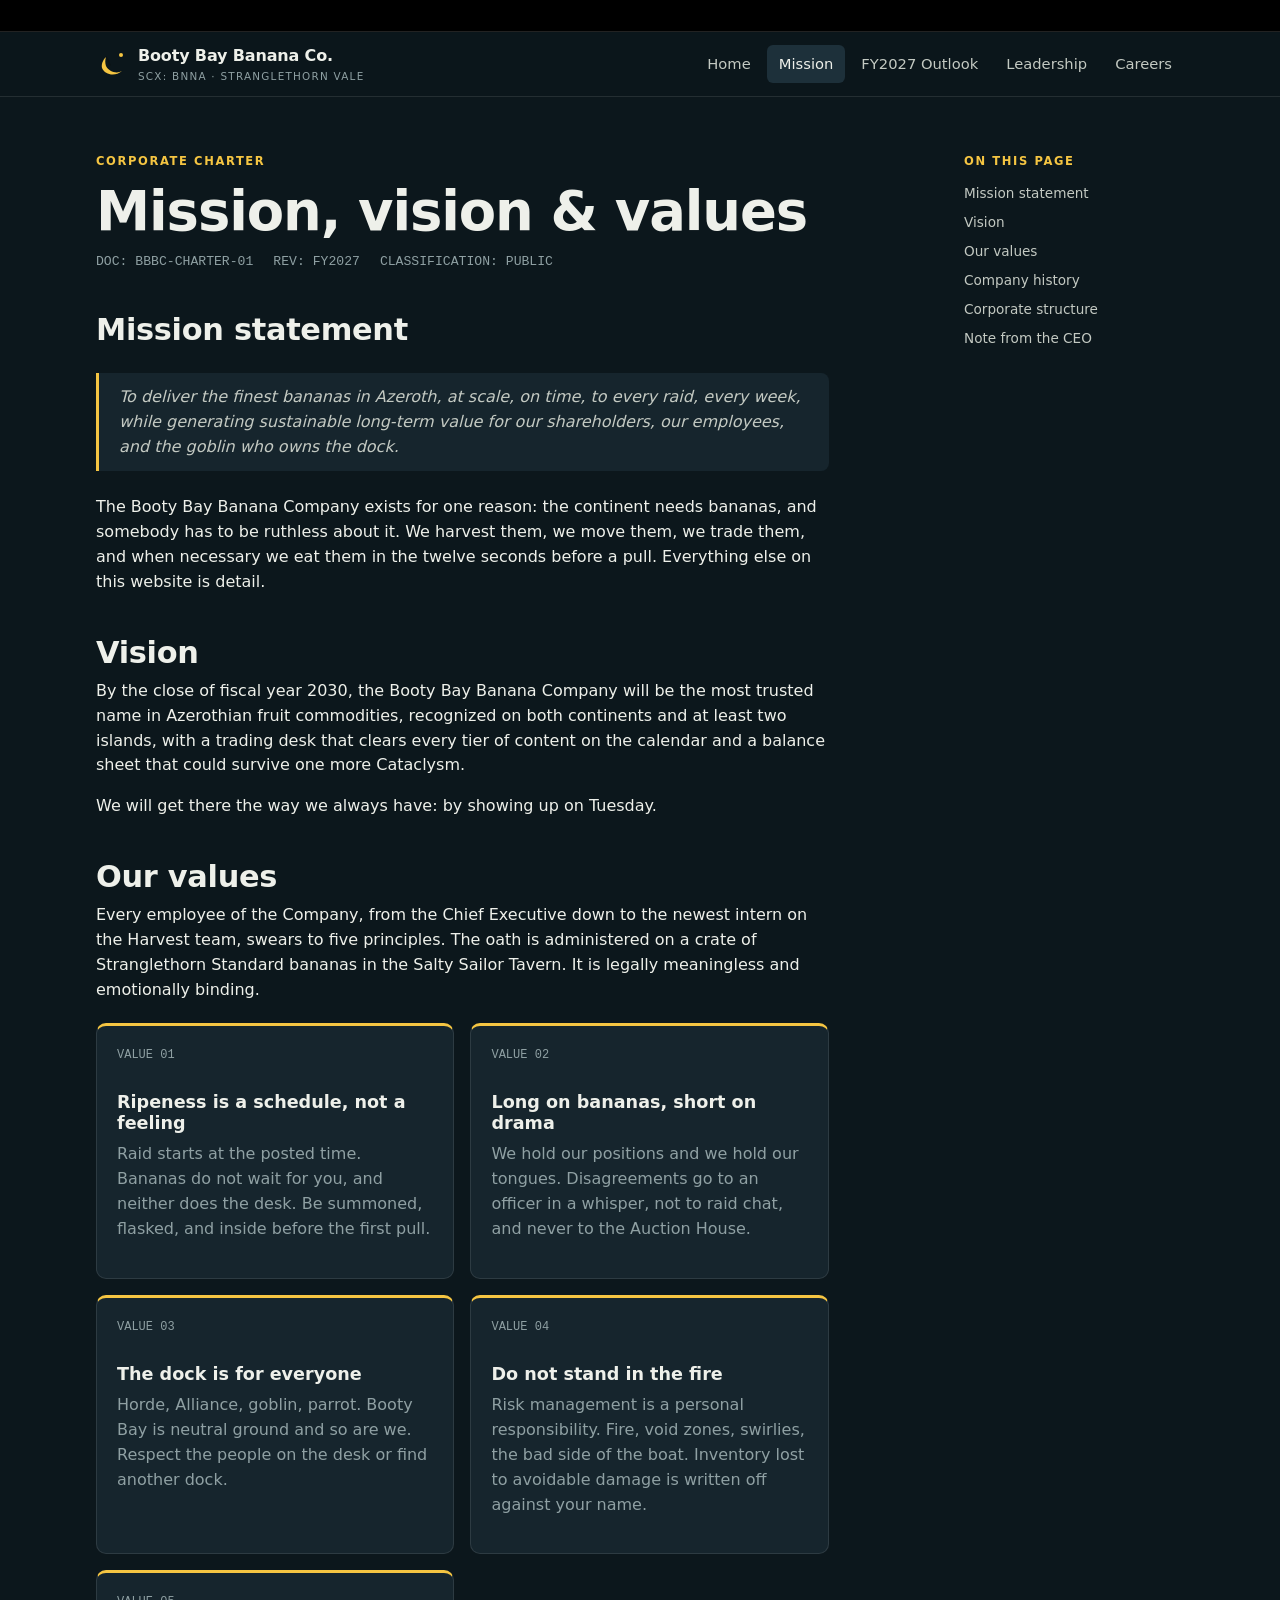
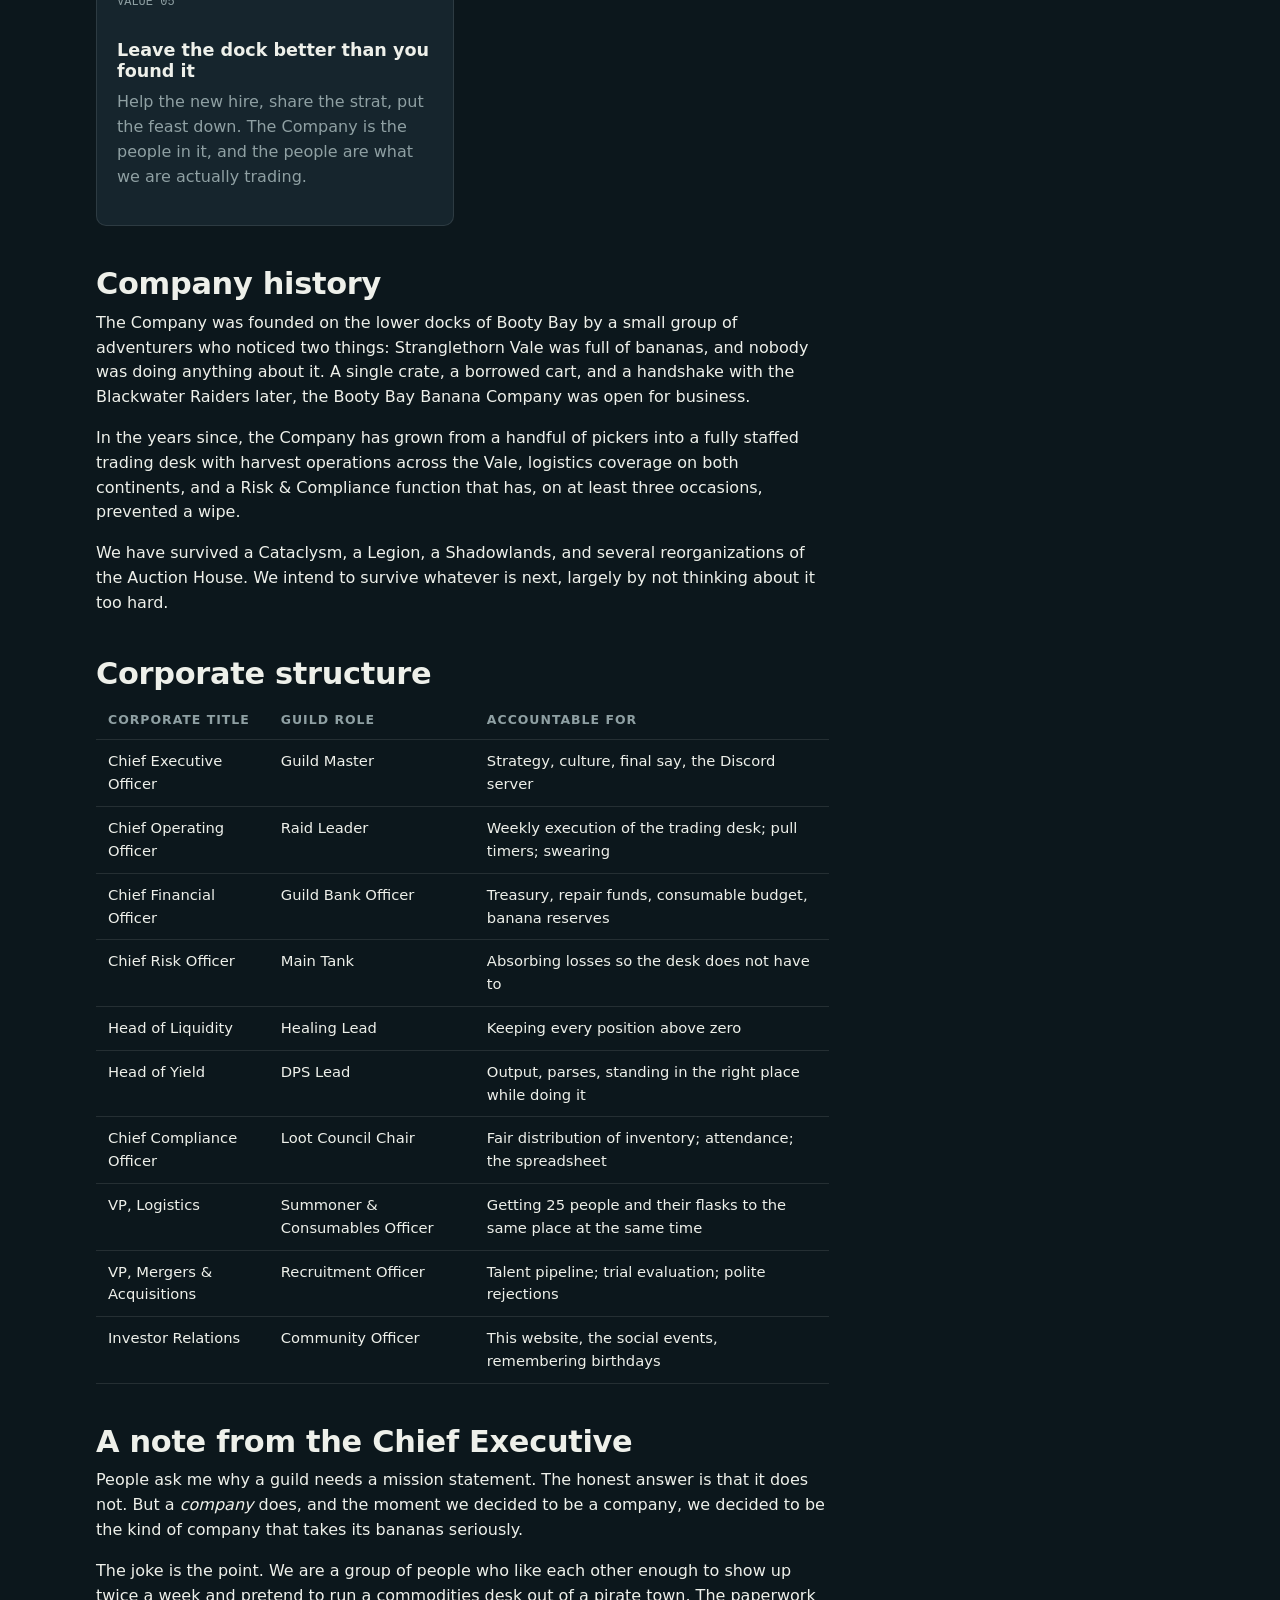
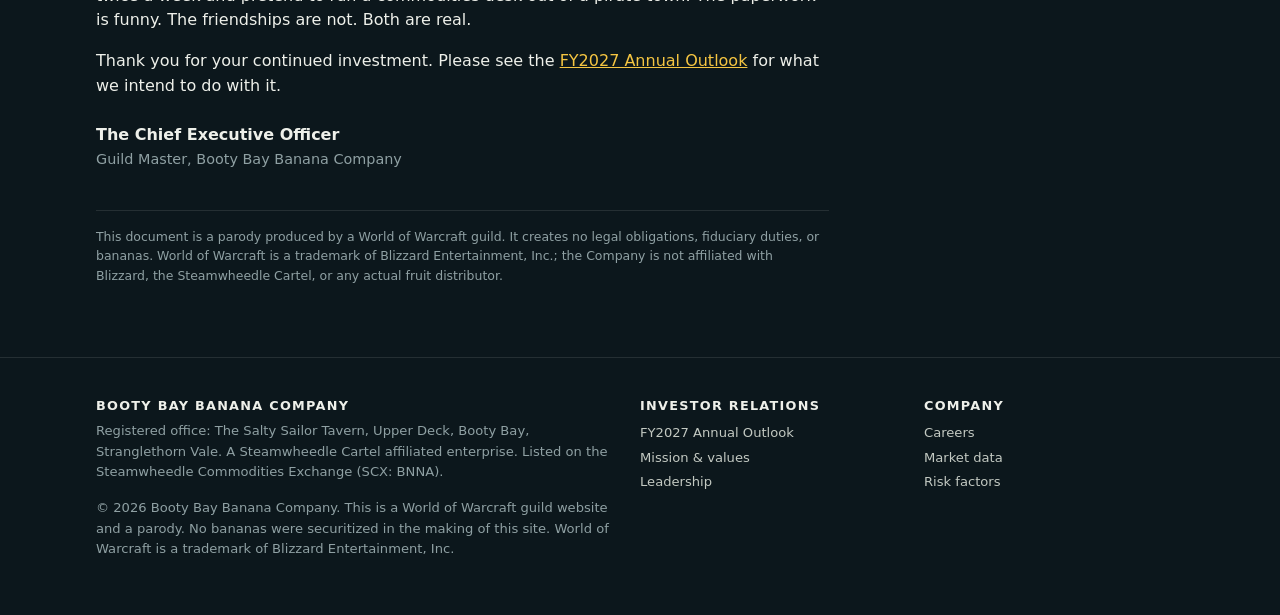
<file: bbbc/mission.html>
<!doctype html>
<html lang="en">
<head>
  <meta charset="utf-8">
  <meta name="viewport" content="width=device-width, initial-scale=1">
  <title>Mission, Vision &amp; Values — Booty Bay Banana Company</title>
  <meta name="description" content="The corporate charter of the Booty Bay Banana Company: our mission statement, vision, and the five principles we swear to on a crate of bananas.">
  <link rel="icon" href="data:image/svg+xml,%3Csvg xmlns='http://www.w3.org/2000/svg' viewBox='0 0 32 32'%3E%3Cpath d='M6 20c3 7 13 9 20 3-5 3-13 1-16-5-1-3-1-6 0-9-2 2-5 6-4 11z' fill='%23f5c542'/%3E%3C/svg%3E">
  <link rel="stylesheet" href="assets/style.css">
</head>
<body>
  <div id="site-header"></div>

  <section class="section">
    <div class="wrap doc-layout">
      <article class="doc">
        <div class="eyebrow">Corporate charter</div>
        <h1>Mission, vision &amp; values</h1>
        <div class="doc-meta"><span>DOC: BBBC-CHARTER-01</span><span>REV: FY2027</span><span>CLASSIFICATION: PUBLIC</span></div>

        <h2 id="mission">Mission statement</h2>
        <blockquote>To deliver the finest bananas in Azeroth, at scale, on time, to every raid, every week, while generating sustainable long-term value for our shareholders, our employees, and the goblin who owns the dock.</blockquote>
        <p>The Booty Bay Banana Company exists for one reason: the continent needs bananas, and somebody has to be ruthless about it. We harvest them, we move them, we trade them, and when necessary we eat them in the twelve seconds before a pull. Everything else on this website is detail.</p>

        <h2 id="vision">Vision</h2>
        <p>By the close of fiscal year 2030, the Booty Bay Banana Company will be the most trusted name in Azerothian fruit commodities, recognized on both continents and at least two islands, with a trading desk that clears every tier of content on the calendar and a balance sheet that could survive one more Cataclysm.</p>
        <p>We will get there the way we always have: by showing up on Tuesday.</p>

        <h2 id="values">Our values</h2>
        <p>Every employee of the Company, from the Chief Executive down to the newest intern on the Harvest team, swears to five principles. The oath is administered on a crate of Stranglethorn Standard bananas in the Salty Sailor Tavern. It is legally meaningless and emotionally binding.</p>
        <div class="grid grid-2 values" style="margin:1.25rem 0">
          <div class="card"><div class="n">VALUE 01</div><h3>Ripeness is a schedule, not a feeling</h3><p class="muted">Raid starts at the posted time. Bananas do not wait for you, and neither does the desk. Be summoned, flasked, and inside before the first pull.</p></div>
          <div class="card"><div class="n">VALUE 02</div><h3>Long on bananas, short on drama</h3><p class="muted">We hold our positions and we hold our tongues. Disagreements go to an officer in a whisper, not to raid chat, and never to the Auction House.</p></div>
          <div class="card"><div class="n">VALUE 03</div><h3>The dock is for everyone</h3><p class="muted">Horde, Alliance, goblin, parrot. Booty Bay is neutral ground and so are we. Respect the people on the desk or find another dock.</p></div>
          <div class="card"><div class="n">VALUE 04</div><h3>Do not stand in the fire</h3><p class="muted">Risk management is a personal responsibility. Fire, void zones, swirlies, the bad side of the boat. Inventory lost to avoidable damage is written off against your name.</p></div>
          <div class="card"><div class="n">VALUE 05</div><h3>Leave the dock better than you found it</h3><p class="muted">Help the new hire, share the strat, put the feast down. The Company is the people in it, and the people are what we are actually trading.</p></div>
        </div>

        <h2 id="history">Company history</h2>
        <p>The Company was founded on the lower docks of Booty Bay by a small group of adventurers who noticed two things: Stranglethorn Vale was full of bananas, and nobody was doing anything about it. A single crate, a borrowed cart, and a handshake with the Blackwater Raiders later, the Booty Bay Banana Company was open for business.</p>
        <p>In the years since, the Company has grown from a handful of pickers into a fully staffed trading desk with harvest operations across the Vale, logistics coverage on both continents, and a Risk &amp; Compliance function that has, on at least three occasions, prevented a wipe.</p>
        <p>We have survived a Cataclysm, a Legion, a Shadowlands, and several reorganizations of the Auction House. We intend to survive whatever is next, largely by not thinking about it too hard.</p>

        <h2 id="governance">Corporate structure</h2>
        <div class="table-wrap">
          <table class="data">
            <thead><tr><th>Corporate title</th><th>Guild role</th><th>Accountable for</th></tr></thead>
            <tbody>
              <tr><td>Chief Executive Officer</td><td>Guild Master</td><td>Strategy, culture, final say, the Discord server</td></tr>
              <tr><td>Chief Operating Officer</td><td>Raid Leader</td><td>Weekly execution of the trading desk; pull timers; swearing</td></tr>
              <tr><td>Chief Financial Officer</td><td>Guild Bank Officer</td><td>Treasury, repair funds, consumable budget, banana reserves</td></tr>
              <tr><td>Chief Risk Officer</td><td>Main Tank</td><td>Absorbing losses so the desk does not have to</td></tr>
              <tr><td>Head of Liquidity</td><td>Healing Lead</td><td>Keeping every position above zero</td></tr>
              <tr><td>Head of Yield</td><td>DPS Lead</td><td>Output, parses, standing in the right place while doing it</td></tr>
              <tr><td>Chief Compliance Officer</td><td>Loot Council Chair</td><td>Fair distribution of inventory; attendance; the spreadsheet</td></tr>
              <tr><td>VP, Logistics</td><td>Summoner &amp; Consumables Officer</td><td>Getting 25 people and their flasks to the same place at the same time</td></tr>
              <tr><td>VP, Mergers &amp; Acquisitions</td><td>Recruitment Officer</td><td>Talent pipeline; trial evaluation; polite rejections</td></tr>
              <tr><td>Investor Relations</td><td>Community Officer</td><td>This website, the social events, remembering birthdays</td></tr>
            </tbody>
          </table>
        </div>

        <h2 id="letter">A note from the Chief Executive</h2>
        <p>People ask me why a guild needs a mission statement. The honest answer is that it does not. But a <em>company</em> does, and the moment we decided to be a company, we decided to be the kind of company that takes its bananas seriously.</p>
        <p>The joke is the point. We are a group of people who like each other enough to show up twice a week and pretend to run a commodities desk out of a pirate town. The paperwork is funny. The friendships are not. Both are real.</p>
        <p>Thank you for your continued investment. Please see the <a href="forecast-2027.html">FY2027 Annual Outlook</a> for what we intend to do with it.</p>
        <div class="sig">
          <div class="name">The Chief Executive Officer</div>
          <div class="title">Guild Master, Booty Bay Banana Company</div>
        </div>

        <p class="disclaimer">This document is a parody produced by a World of Warcraft guild. It creates no legal obligations, fiduciary duties, or bananas. World of Warcraft is a trademark of Blizzard Entertainment, Inc.; the Company is not affiliated with Blizzard, the Steamwheedle Cartel, or any actual fruit distributor.</p>
      </article>
      <aside class="doc-toc" aria-label="On this page">
        <div class="eyebrow">On this page</div>
        <a href="#mission">Mission statement</a>
        <a href="#vision">Vision</a>
        <a href="#values">Our values</a>
        <a href="#history">Company history</a>
        <a href="#governance">Corporate structure</a>
        <a href="#letter">Note from the CEO</a>
      </aside>
    </div>
  </section>

  <div id="site-footer"></div>
  <script src="assets/site.js"></script>
</body>
</html>
</file>
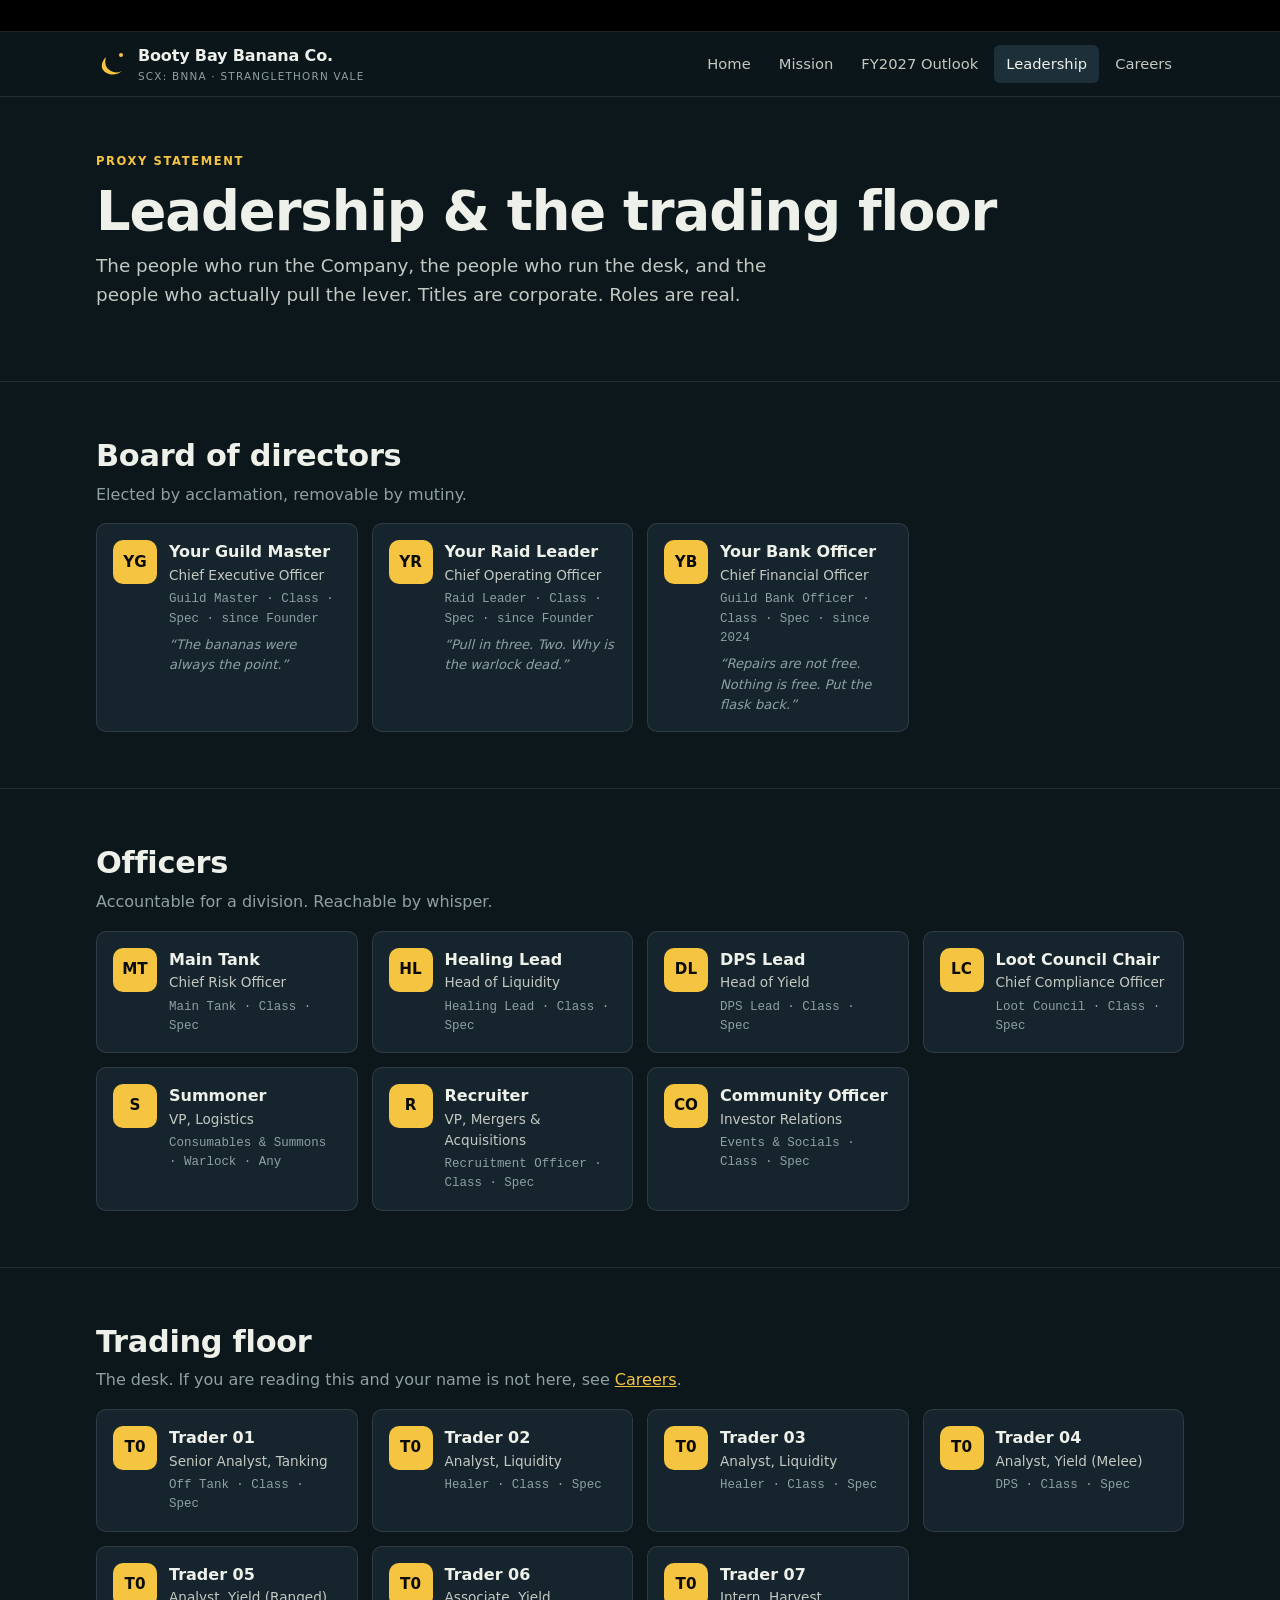
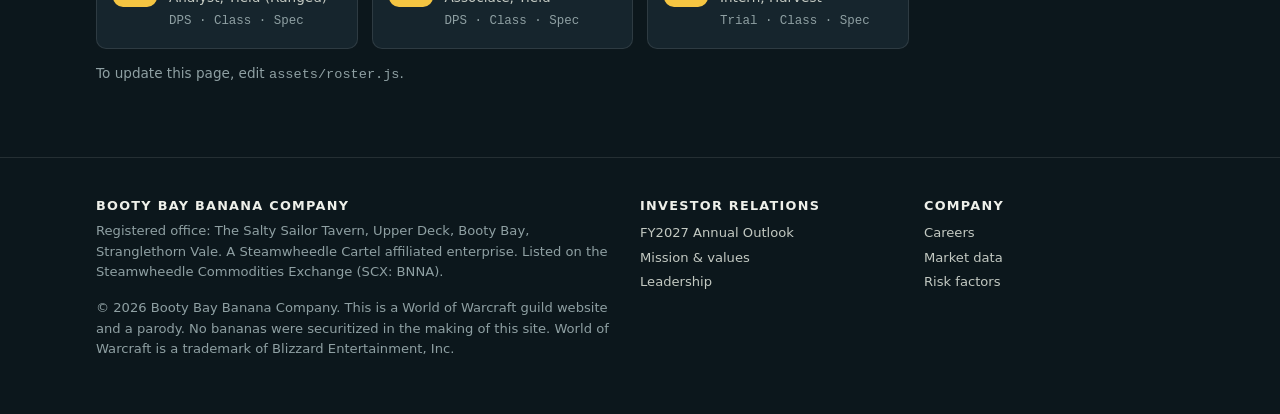
<file: bbbc/roster.html>
<!doctype html>
<html lang="en">
<head>
  <meta charset="utf-8">
  <meta name="viewport" content="width=device-width, initial-scale=1">
  <title>Leadership &amp; Trading Floor — Booty Bay Banana Company</title>
  <meta name="description" content="The board, officers, and traders of the Booty Bay Banana Company.">
  <link rel="icon" href="data:image/svg+xml,%3Csvg xmlns='http://www.w3.org/2000/svg' viewBox='0 0 32 32'%3E%3Cpath d='M6 20c3 7 13 9 20 3-5 3-13 1-16-5-1-3-1-6 0-9-2 2-5 6-4 11z' fill='%23f5c542'/%3E%3C/svg%3E">
  <link rel="stylesheet" href="assets/style.css">
</head>
<body>
  <div id="site-header"></div>

  <section class="section">
    <div class="wrap">
      <div class="eyebrow">Proxy statement</div>
      <h1>Leadership &amp; the trading floor</h1>
      <p class="lede">The people who run the Company, the people who run the desk, and the people who actually pull the lever. Titles are corporate. Roles are real.</p>
    </div>
  </section>

  <section class="section">
    <div class="wrap">
      <h2>Board of directors</h2>
      <p class="muted">Elected by acclamation, removable by mutiny.</p>
      <div class="people" id="roster-board"></div>
    </div>
  </section>

  <section class="section">
    <div class="wrap">
      <h2>Officers</h2>
      <p class="muted">Accountable for a division. Reachable by whisper.</p>
      <div class="people" id="roster-officers"></div>
    </div>
  </section>

  <section class="section">
    <div class="wrap">
      <h2>Trading floor</h2>
      <p class="muted">The desk. If you are reading this and your name is not here, see <a href="careers.html">Careers</a>.</p>
      <div class="people" id="roster-floor"></div>
      <p class="small muted" style="margin-top:14px">To update this page, edit <code>assets/roster.js</code>.</p>
    </div>
  </section>

  <div id="site-footer"></div>
  <script src="assets/roster.js"></script>
  <script src="assets/site.js"></script>
  <script>
    (function () {
      function initials(name) {
        return name.split(/\s+/).map(function (w) { return w[0]; }).join("").slice(0, 2).toUpperCase();
      }
      function esc(s) { return String(s).replace(/[&<>"]/g, function (c) { return { "&": "&amp;", "<": "&lt;", ">": "&gt;", '"': "&quot;" }[c]; }); }
      function card(p) {
        return '<div class="person"><div class="avatar" aria-hidden="true">' + esc(initials(p.name)) + '</div><div>' +
          '<div class="name">' + esc(p.name) + '</div><div class="title">' + esc(p.title) + '</div>' +
          '<div class="meta">' + esc(p.role) + (p.cls ? " · " + esc(p.cls) : "") + (p.since ? " · since " + esc(p.since) : "") + '</div>' +
          (p.quote ? '<div class="quote">“' + esc(p.quote) + '”</div>' : "") + "</div></div>";
      }
      var r = window.BBBC_ROSTER || {};
      ["board", "officers", "floor"].forEach(function (k) {
        var m = document.getElementById("roster-" + k);
        if (m) m.innerHTML = (r[k] || []).map(card).join("");
      });
    })();
  </script>
</body>
</html>
</file>
<file: bbbc/assets/style.css>
/* Booty Bay Banana Company — corporate terminal theme */
:root {
  color-scheme: dark;
  --bg: #0c171c;
  --surface-1: #101c22;
  --surface-2: #16252d;
  --surface-3: #1d303a;
  --border: rgba(255, 255, 255, 0.10);
  --text-primary: #eef0ea;
  --text-secondary: #c3c9c2;
  --text-muted: #8fa0a3;
  --brand: #f5c542;          /* banana (UI accent, not a data series) */
  --brand-ink: #0b0b0b;
  --brand-dim: #c98500;
  --up: #0ca30c;             /* status good */
  --down: #e66767;           /* status critical (dark step) */
  --warn: #fab219;
  --series-1: #c98500;       /* bananas */
  --series-2: #199e70;       /* comparison / prior year */
  --series-3: #3987e5;
  --grid: #223640;
  --axis: #2f4650;
  --font: system-ui, -apple-system, "Segoe UI", Roboto, sans-serif;
  --mono: ui-monospace, "SF Mono", Menlo, Consolas, monospace;
  --radius: 10px;
  --maxw: 1120px;
}

* { box-sizing: border-box; }
html { scroll-behavior: smooth; }
body {
  margin: 0;
  background: var(--bg);
  color: var(--text-primary);
  font-family: var(--font);
  line-height: 1.55;
  -webkit-font-smoothing: antialiased;
}
a { color: var(--brand); }
a:hover { color: #ffd766; }
h1, h2, h3, h4 { line-height: 1.2; margin: 0 0 0.5rem; }
h1 { font-size: clamp(2rem, 5vw, 3.4rem); letter-spacing: -0.02em; }
h2 { font-size: clamp(1.4rem, 3vw, 1.9rem); letter-spacing: -0.01em; }
h3 { font-size: 1.1rem; }
p { margin: 0 0 1rem; }
.lede { font-size: 1.15rem; color: var(--text-secondary); max-width: 62ch; }
.muted { color: var(--text-muted); }
.small { font-size: 0.85rem; }
.mono { font-family: var(--mono); font-variant-numeric: tabular-nums; }
.wrap { max-width: var(--maxw); margin: 0 auto; padding: 0 16px; }
.eyebrow {
  text-transform: uppercase; letter-spacing: 0.14em; font-size: 0.72rem;
  color: var(--brand); font-weight: 700; margin-bottom: 0.5rem;
}
.section { padding: 56px 0; }
.section + .section { border-top: 1px solid var(--border); }
.grid { display: grid; gap: 16px; }
.grid-2 { grid-template-columns: repeat(auto-fit, minmax(280px, 1fr)); }
.grid-3 { grid-template-columns: repeat(auto-fit, minmax(240px, 1fr)); }
.grid-4 { grid-template-columns: repeat(auto-fit, minmax(200px, 1fr)); }
.card {
  background: var(--surface-2);
  border: 1px solid var(--border);
  border-radius: var(--radius);
  padding: 20px;
}
.card h3 { margin-top: 0; }
.btn {
  display: inline-block; padding: 10px 18px; border-radius: 8px;
  background: var(--brand); color: var(--brand-ink); font-weight: 700;
  text-decoration: none; border: 1px solid transparent;
}
.btn:hover { background: #ffd766; color: var(--brand-ink); }
.btn.ghost { background: transparent; color: var(--text-primary); border-color: var(--border); }
.btn.ghost:hover { background: var(--surface-3); color: var(--text-primary); }
.btn-row { display: flex; gap: 12px; flex-wrap: wrap; margin-top: 1.25rem; }

/* ----- Ticker tape ----- */
.tape {
  background: #000; color: #ddd; font-family: var(--mono); font-size: 0.82rem;
  overflow: hidden; white-space: nowrap; border-bottom: 1px solid #222;
  height: 32px; display: flex; align-items: center;
}
.tape-track { display: inline-flex; gap: 2.5rem; padding-left: 100%; animation: tape 60s linear infinite; will-change: transform; }
.tape:hover .tape-track { animation-play-state: paused; }
@keyframes tape { to { transform: translateX(-100%); } }
@media (prefers-reduced-motion: reduce) {
  .tape-track { animation: none; padding-left: 16px; flex-wrap: nowrap; }
}
.tape .sym { color: var(--brand); font-weight: 700; }
.tape .up { color: #4ade80; }
.tape .down { color: #f87171; }

/* ----- Header ----- */
.site-header {
  position: sticky; top: 0; z-index: 10;
  background: rgba(12, 23, 28, 0.92); backdrop-filter: blur(8px);
  border-bottom: 1px solid var(--border);
}
.site-header .wrap { display: flex; align-items: center; justify-content: space-between; height: 64px; gap: 16px; }
.logo { display: flex; align-items: center; gap: 10px; text-decoration: none; color: var(--text-primary); font-weight: 800; letter-spacing: -0.01em; }
.logo svg { width: 32px; height: 32px; }
.logo small { display: block; font-weight: 500; font-size: 0.65rem; color: var(--text-muted); letter-spacing: 0.12em; text-transform: uppercase; }
nav.main { display: flex; gap: 4px; }
nav.main a { color: var(--text-secondary); text-decoration: none; padding: 8px 12px; border-radius: 6px; font-size: 0.92rem; }
nav.main a:hover, nav.main a[aria-current="page"] { color: var(--text-primary); background: var(--surface-3); }
.nav-toggle { display: none; background: none; border: 1px solid var(--border); color: var(--text-primary); border-radius: 6px; padding: 6px 10px; font: inherit; }
@media (max-width: 760px) {
  .nav-toggle { display: inline-block; }
  nav.main { display: none; position: absolute; top: 64px; left: 0; right: 0; flex-direction: column; background: var(--surface-1); border-bottom: 1px solid var(--border); padding: 8px 16px 16px; }
  nav.main.open { display: flex; }
}

/* ----- Hero ----- */
.hero { padding: 72px 0 56px; position: relative; overflow: hidden; }
.hero::before {
  content: ""; position: absolute; inset: -40% -20% auto auto; width: 60vw; height: 60vw; max-width: 700px; max-height: 700px;
  background: radial-gradient(closest-side, rgba(245, 197, 66, 0.14), transparent 70%); pointer-events: none;
}
.hero .wrap { position: relative; }
.hero-grid { display: grid; grid-template-columns: 1.3fr 1fr; gap: 32px; align-items: center; }
@media (max-width: 860px) { .hero-grid { grid-template-columns: 1fr; } }

/* ----- Stat tiles ----- */
.tiles { display: grid; grid-template-columns: repeat(auto-fit, minmax(190px, 1fr)); gap: 12px; }
.tile { background: var(--surface-2); border: 1px solid var(--border); border-radius: var(--radius); padding: 16px 18px; }
.tile .label { font-size: 0.8rem; color: var(--text-muted); }
.tile .value { font-size: 1.9rem; font-weight: 650; line-height: 1.1; margin: 4px 0; }
.tile .delta { font-size: 0.82rem; font-weight: 600; display: inline-flex; align-items: center; gap: 4px; }
.tile .delta.up { color: var(--up); }
.tile .delta.down { color: var(--down); }
.tile .delta .vs { color: var(--text-muted); font-weight: 400; }
.tile .spark { margin-top: 8px; width: 100%; height: 28px; display: block; }
.tile .spark svg { width: 100%; height: 28px; display: block; }

/* ----- Quote board ----- */
.quotes table { width: 100%; border-collapse: collapse; font-family: var(--mono); font-size: 0.88rem; }
.quotes th, .quotes td { padding: 8px 10px; text-align: right; border-bottom: 1px solid var(--border); white-space: nowrap; }
.quotes th:first-child, .quotes td:first-child, .quotes th:nth-child(2), .quotes td:nth-child(2) { text-align: left; }
.quotes th { color: var(--text-muted); font-weight: 600; font-family: var(--font); font-size: 0.75rem; text-transform: uppercase; letter-spacing: 0.08em; }
.quotes .sym { color: var(--brand); font-weight: 700; }
.quotes .name { font-family: var(--font); color: var(--text-secondary); }
.quotes .up { color: #4ade80; }
.quotes .down { color: #f87171; }
.quotes .flash { animation: flash 0.6s ease-out; }
@keyframes flash { from { background: rgba(245, 197, 66, 0.18); } to { background: transparent; } }
.quotes-wrap { overflow-x: auto; }

/* ----- Charts ----- */
.chart-card { background: var(--surface-2); border: 1px solid var(--border); border-radius: var(--radius); padding: 18px 18px 12px; }
.chart-head { display: flex; justify-content: space-between; gap: 12px; align-items: flex-start; flex-wrap: wrap; margin-bottom: 8px; }
.chart-head h3 { margin: 0; font-size: 1rem; }
.chart-head .sub { color: var(--text-muted); font-size: 0.82rem; margin: 2px 0 0; }
.chart-tools { display: flex; gap: 6px; }
.chart-tools button { background: transparent; border: 1px solid var(--border); color: var(--text-secondary); border-radius: 6px; padding: 4px 10px; font: inherit; font-size: 0.78rem; cursor: pointer; }
.chart-tools button[aria-pressed="true"] { background: var(--surface-3); color: var(--text-primary); }
.chart-body { position: relative; }
.chart-body svg { width: 100%; height: auto; display: block; overflow: visible; font-family: var(--font); }
.chart-body .grid line { stroke: var(--grid); stroke-width: 1; }
.chart-body .axis line { stroke: var(--axis); stroke-width: 1; }
.chart-body text { fill: var(--text-muted); font-size: 11px; }
.chart-body text.lbl { fill: var(--text-secondary); font-size: 11px; font-weight: 600; }
.legend { display: flex; gap: 16px; flex-wrap: wrap; font-size: 0.8rem; color: var(--text-secondary); margin: 6px 0 4px; }
.legend span::before { content: ""; display: inline-block; width: 10px; height: 10px; border-radius: 50%; margin-right: 6px; vertical-align: -1px; background: var(--c); }
.legend .dashed::before { border-radius: 0; height: 2px; width: 14px; vertical-align: 2px; background: repeating-linear-gradient(90deg, var(--c) 0 4px, transparent 4px 7px); }
.tooltip {
  position: absolute; pointer-events: none; background: #0b0b0b; color: #f0efec; border: 1px solid var(--border);
  border-radius: 6px; padding: 6px 10px; font-size: 0.78rem; white-space: nowrap; transform: translate(-50%, calc(-100% - 10px));
  opacity: 0; transition: opacity 0.12s; z-index: 2;
}
.tooltip.show { opacity: 1; }
.chart-table { display: none; }
.chart-table.show { display: block; }
.chart-table table { width: 100%; border-collapse: collapse; font-size: 0.85rem; }
.chart-table th, .chart-table td { padding: 6px 8px; border-bottom: 1px solid var(--border); text-align: right; font-variant-numeric: tabular-nums; }
.chart-table th:first-child, .chart-table td:first-child { text-align: left; }
.chart-table th { color: var(--text-muted); font-weight: 600; }
.chart-body.hidden { display: none; }

/* ----- Data tables (prose) ----- */
table.data { width: 100%; border-collapse: collapse; font-size: 0.92rem; }
table.data th, table.data td { padding: 10px 12px; border-bottom: 1px solid var(--border); text-align: left; vertical-align: top; }
table.data th { color: var(--text-muted); font-weight: 600; font-size: 0.78rem; text-transform: uppercase; letter-spacing: 0.08em; }
table.data td.num, table.data th.num { text-align: right; font-variant-numeric: tabular-nums; }
.table-wrap { overflow-x: auto; }

/* ----- Prose documents ----- */
.doc { max-width: 72ch; }
.doc h2 { margin-top: 2.5rem; }
.doc h3 { margin-top: 1.75rem; }
.doc blockquote { margin: 1.5rem 0; padding: 12px 20px; border-left: 3px solid var(--brand); background: var(--surface-2); border-radius: 0 8px 8px 0; color: var(--text-secondary); font-style: italic; }
.doc ul, .doc ol { padding-left: 1.3rem; }
.doc li { margin-bottom: 0.4rem; }
.callout { background: var(--surface-2); border: 1px solid var(--border); border-left: 3px solid var(--brand); border-radius: 0 8px 8px 0; padding: 14px 18px; margin: 1.25rem 0; }
.disclaimer { font-size: 0.78rem; color: var(--text-muted); border-top: 1px solid var(--border); padding-top: 16px; margin-top: 40px; }
.sig { margin-top: 1.5rem; }
.sig .name { font-weight: 700; }
.sig .title { color: var(--text-muted); font-size: 0.9rem; }
.doc-meta { display: flex; gap: 20px; flex-wrap: wrap; font-size: 0.82rem; color: var(--text-muted); margin-bottom: 2rem; font-family: var(--mono); }
.doc-toc { position: sticky; top: 84px; font-size: 0.85rem; }
.doc-toc a { display: block; color: var(--text-secondary); text-decoration: none; padding: 4px 0; }
.doc-toc a:hover { color: var(--brand); }
.doc-layout { display: grid; grid-template-columns: minmax(0, 1fr) 220px; gap: 48px; align-items: start; }
.doc-layout > *, .grid > * { min-width: 0; }
@media (max-width: 900px) { .doc-layout { grid-template-columns: 1fr; } .doc-toc { position: static; } }

/* ----- Timeline / roadmap ----- */
.roadmap { display: grid; grid-template-columns: repeat(auto-fit, minmax(220px, 1fr)); gap: 12px; }
.roadmap .q { background: var(--surface-2); border: 1px solid var(--border); border-radius: var(--radius); padding: 16px; }
.roadmap .q .qn { font-family: var(--mono); color: var(--brand); font-weight: 700; font-size: 0.8rem; }
.roadmap .q h4 { margin: 4px 0 8px; font-size: 1rem; }
.roadmap .q ul { margin: 0; padding-left: 1.1rem; font-size: 0.88rem; color: var(--text-secondary); }

/* ----- Values ----- */
.values .card { border-top: 3px solid var(--brand); }
.values .card .n { font-family: var(--mono); color: var(--text-muted); font-size: 0.75rem; }

/* ----- Roster ----- */
.people { display: grid; grid-template-columns: repeat(auto-fill, minmax(230px, 1fr)); gap: 14px; }
.person { background: var(--surface-2); border: 1px solid var(--border); border-radius: var(--radius); padding: 16px; display: flex; gap: 12px; align-items: flex-start; }
.person .avatar { width: 44px; height: 44px; border-radius: 10px; flex: 0 0 44px; display: grid; place-items: center; font-weight: 800; color: var(--brand-ink); background: var(--brand); font-size: 0.95rem; }
.person .name { font-weight: 700; }
.person .title { font-size: 0.85rem; color: var(--text-secondary); }
.person .meta { font-size: 0.78rem; color: var(--text-muted); font-family: var(--mono); margin-top: 4px; }
.person .quote { font-size: 0.82rem; color: var(--text-muted); font-style: italic; margin-top: 6px; }

/* ----- Jobs ----- */
.job { background: var(--surface-2); border: 1px solid var(--border); border-radius: var(--radius); padding: 18px 20px; display: grid; grid-template-columns: 1fr auto; gap: 12px; align-items: start; }
.job h3 { margin: 0 0 4px; }
.job .dept { font-size: 0.78rem; color: var(--text-muted); font-family: var(--mono); }
.job .status { font-size: 0.75rem; font-weight: 700; padding: 3px 8px; border-radius: 999px; border: 1px solid var(--border); white-space: nowrap; }
.job .status.open { color: #4ade80; border-color: rgba(74, 222, 128, 0.4); }
.job .status.urgent { color: var(--warn); border-color: rgba(250, 178, 25, 0.4); }
.job .status.closed { color: var(--text-muted); }
.job p { margin: 6px 0 0; color: var(--text-secondary); font-size: 0.92rem; }
@media (max-width: 600px) { .job { grid-template-columns: 1fr; } }

/* ----- Footer ----- */
.site-footer { border-top: 1px solid var(--border); padding: 40px 0; color: var(--text-muted); font-size: 0.82rem; }
.site-footer .wrap { display: grid; grid-template-columns: 2fr 1fr 1fr; gap: 24px; }
.site-footer a { color: var(--text-secondary); text-decoration: none; display: block; padding: 2px 0; }
.site-footer a:hover { color: var(--brand); }
.site-footer h4 { color: var(--text-primary); font-size: 0.8rem; text-transform: uppercase; letter-spacing: 0.1em; margin-bottom: 8px; }
@media (max-width: 700px) { .site-footer .wrap { grid-template-columns: 1fr; } }
.sr-only { position: absolute; width: 1px; height: 1px; overflow: hidden; clip: rect(0 0 0 0); white-space: nowrap; }
</file>
